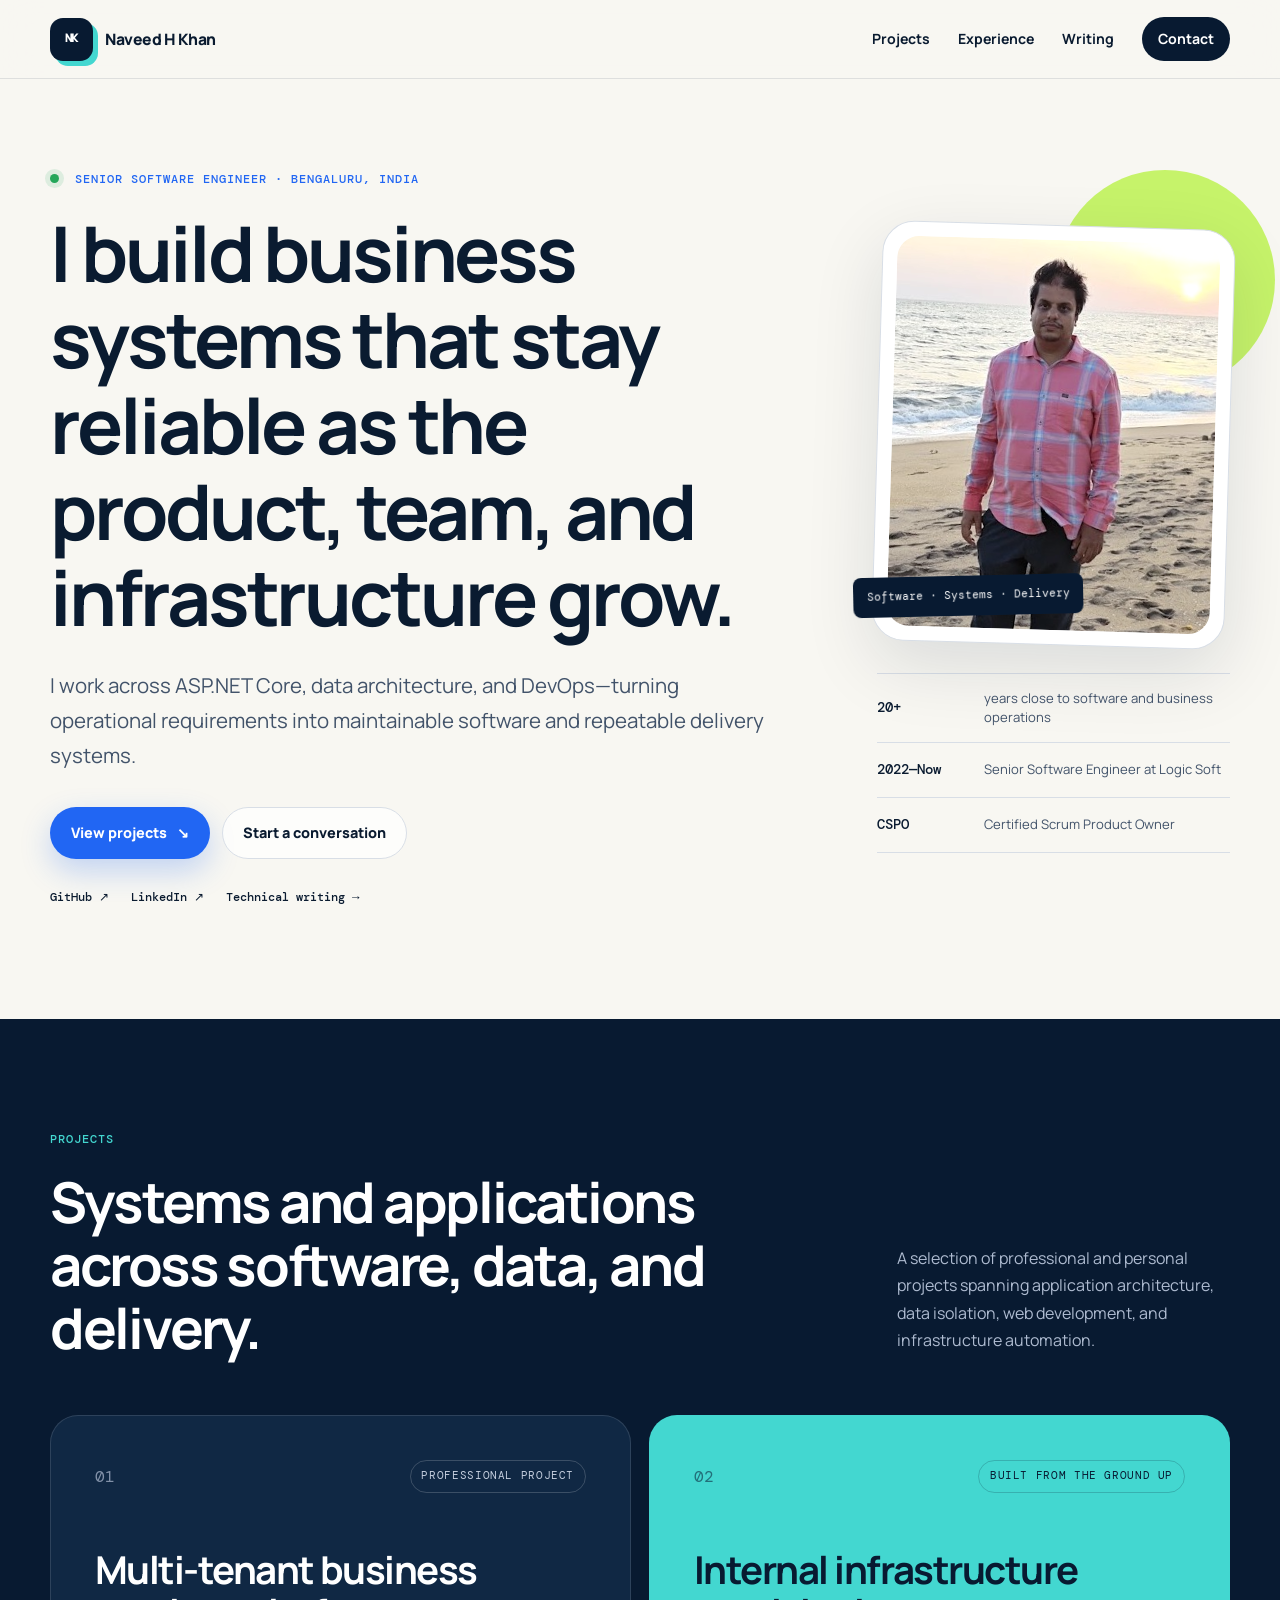
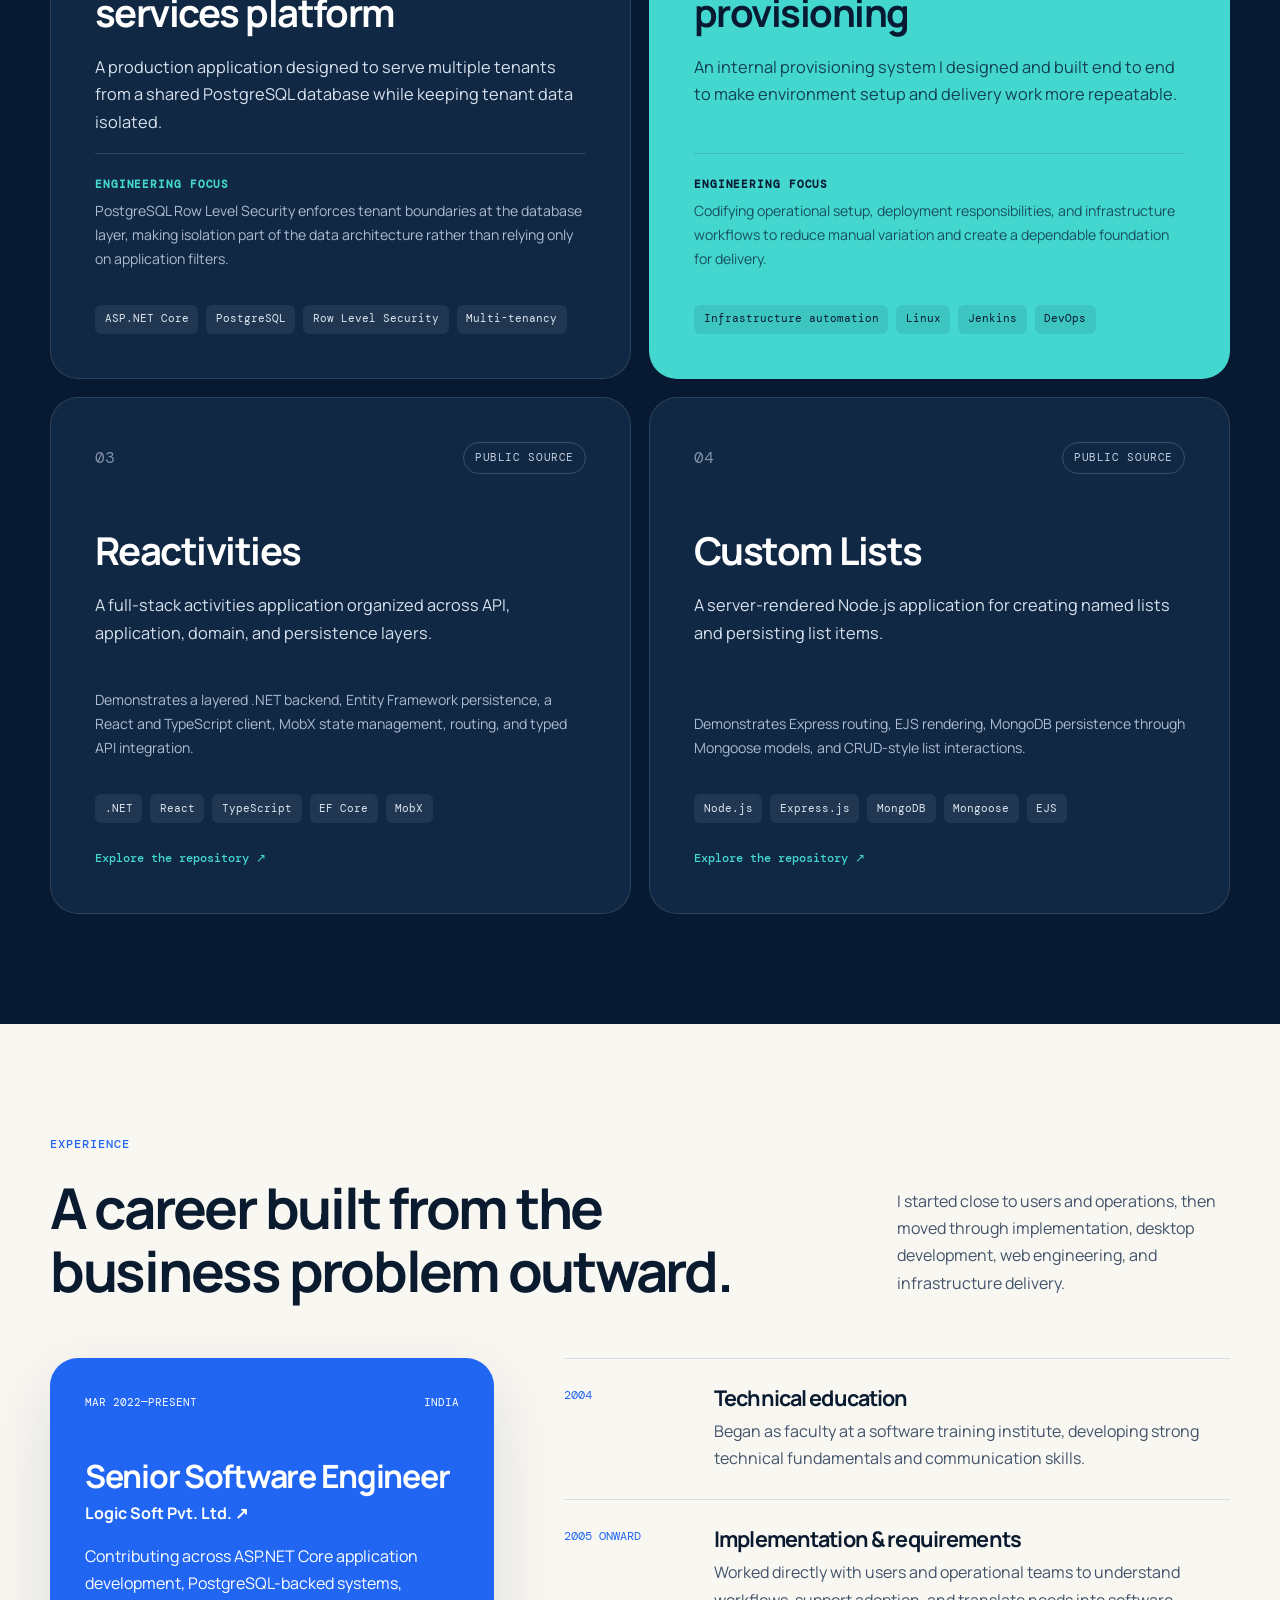
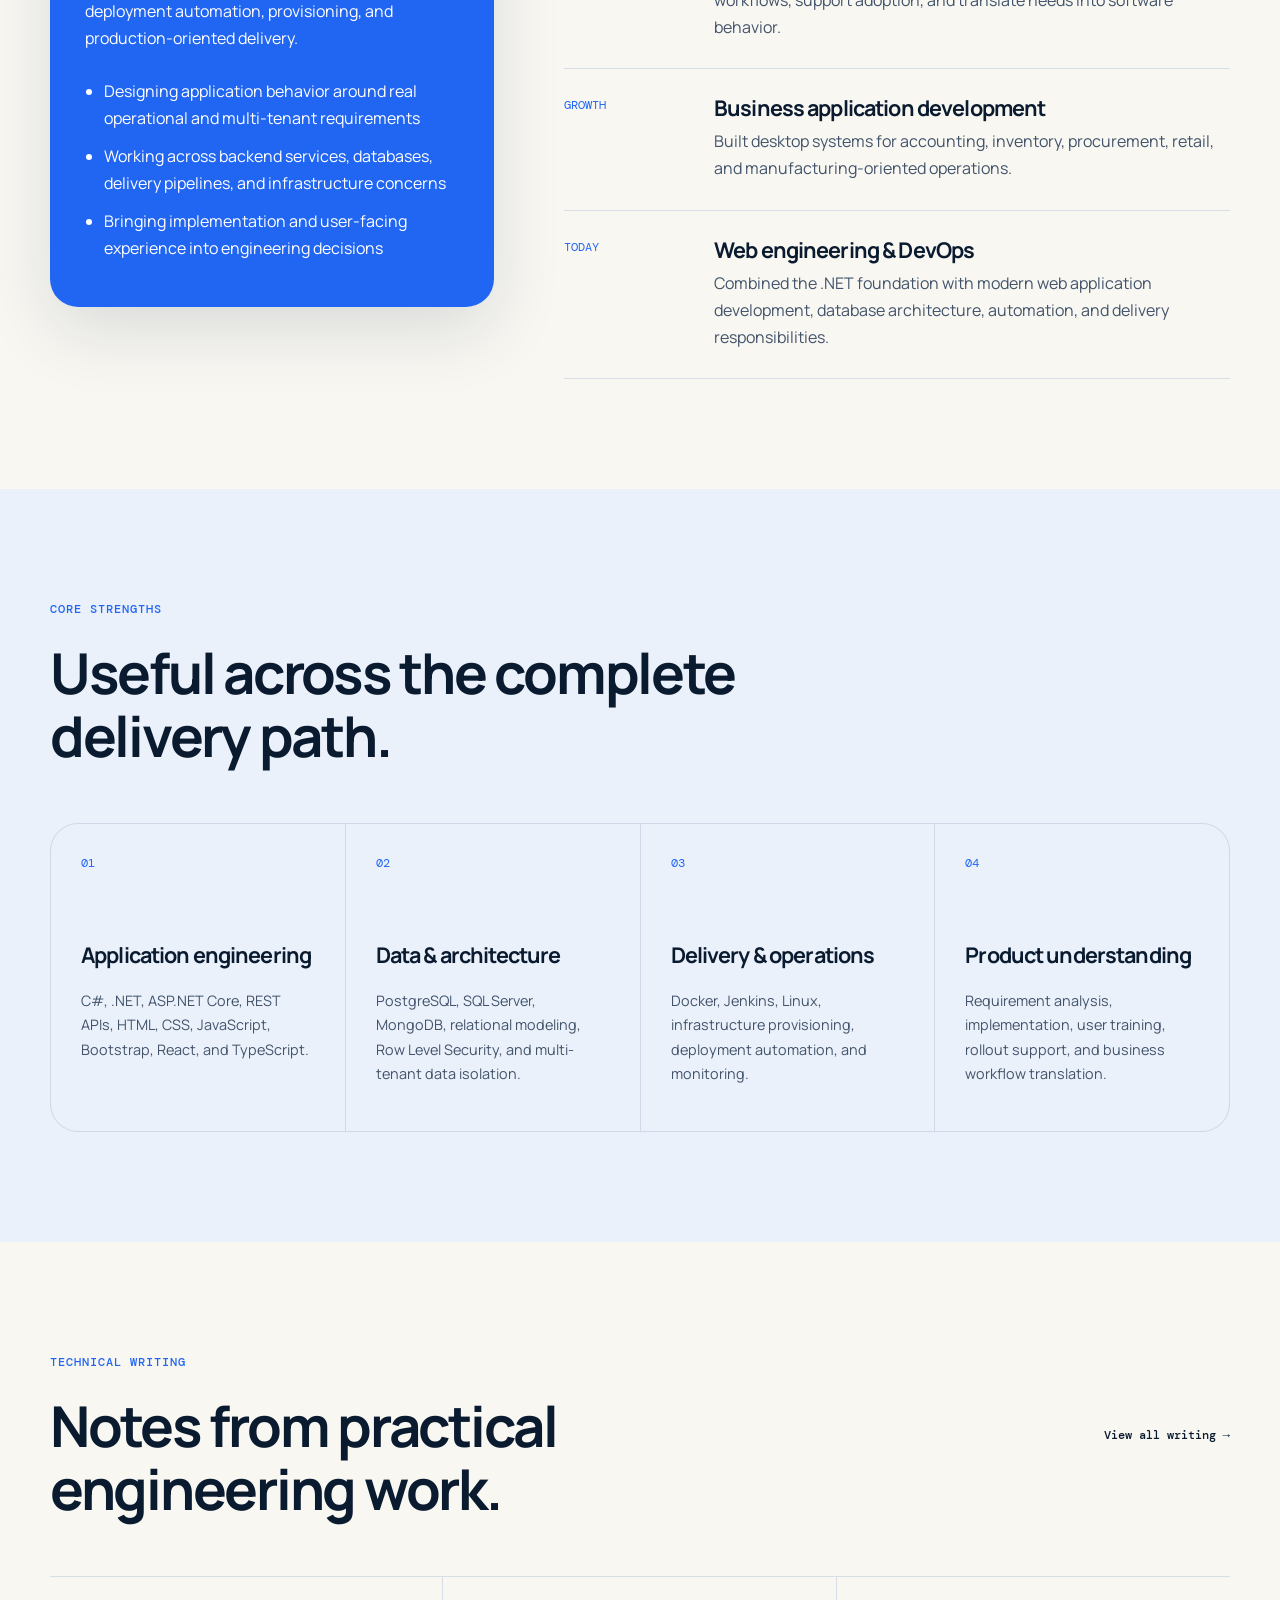
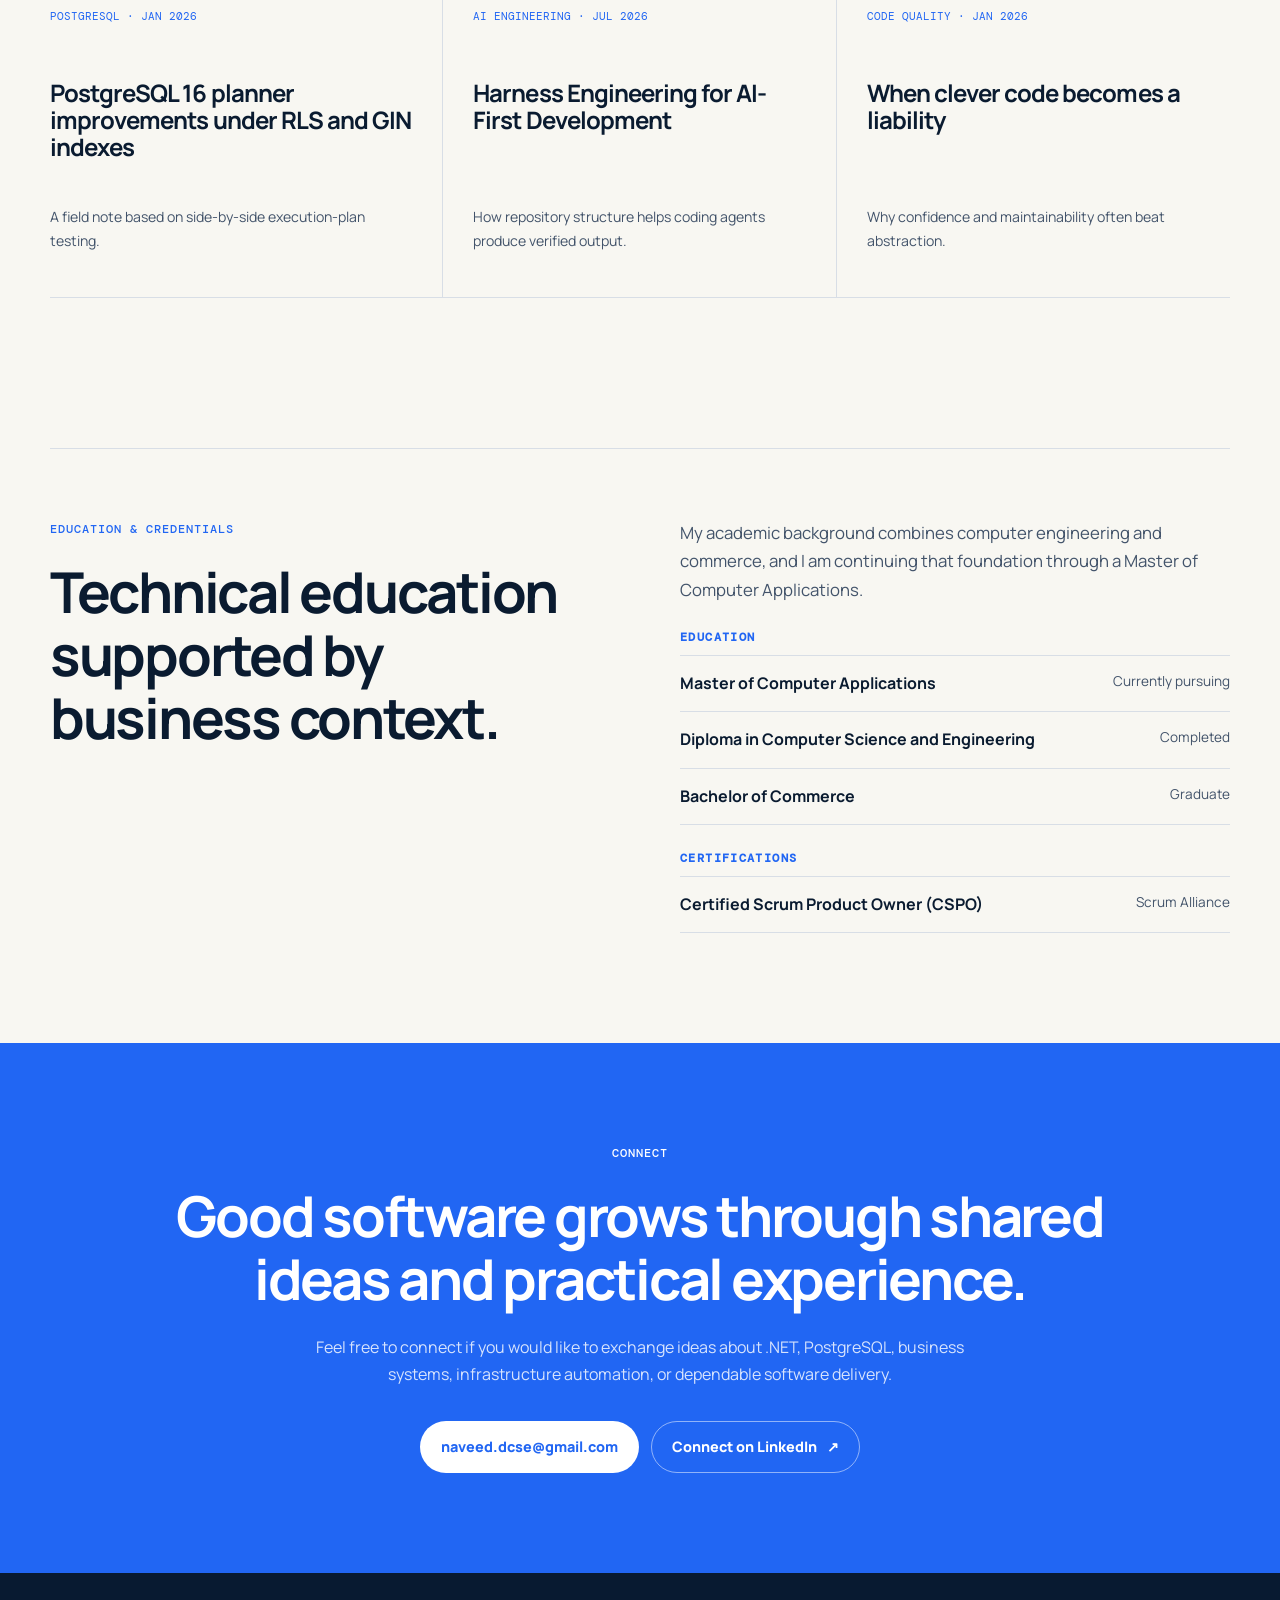
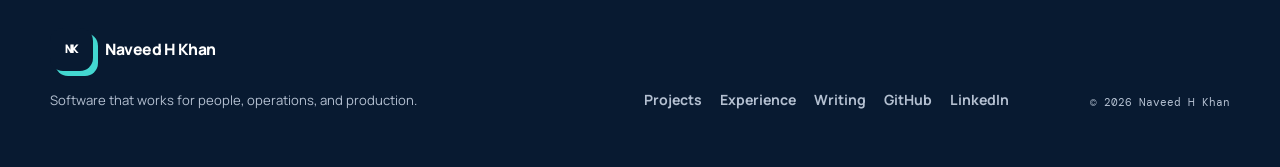
<file: index.html>
<!DOCTYPE html>
<html lang="en">
<head>
  <meta charset="UTF-8">
  <meta name="viewport" content="width=device-width, initial-scale=1">
  <meta name="description" content="Naveed H Khan is a senior software engineer specializing in .NET business applications, PostgreSQL multi-tenancy, and DevOps automation.">
  <meta name="theme-color" content="#081a31">
  <meta property="og:type" content="website">
  <meta property="og:title" content="Naveed H Khan | Senior Software Engineer">
  <meta property="og:description" content="Senior software engineer building dependable business systems, multi-tenant platforms, and automated delivery infrastructure.">
  <meta property="og:url" content="https://naveed-h-khan.github.io/">
  <meta property="og:image" content="https://naveed-h-khan.github.io/assets/img/profile.jpg">
  <meta name="twitter:card" content="summary_large_image">
  <link rel="canonical" href="https://naveed-h-khan.github.io/">
  <link rel="icon" href="/assets/img/favicon.svg" type="image/svg+xml">
  <title>Naveed H Khan | Senior Software Engineer</title>
  <link rel="preconnect" href="https://fonts.googleapis.com">
  <link rel="preconnect" href="https://fonts.gstatic.com" crossorigin>
  <link href="https://fonts.googleapis.com/css2?family=DM+Mono:wght@400;500&family=Manrope:wght@400;500;600;700;800&display=swap" rel="stylesheet">
  <link rel="stylesheet" href="/assets/css/style.css?v=20260925-1">
  <script type="application/ld+json">
  {
    "@context": "https://schema.org",
    "@type": "Person",
    "name": "Naveed H Khan",
    "url": "https://naveed-h-khan.github.io/",
    "image": "https://naveed-h-khan.github.io/assets/img/profile.jpg",
    "jobTitle": "Senior Software Engineer",
    "worksFor": { "@type": "Organization", "name": "Logic Soft Pvt. Ltd." },
    "sameAs": ["https://github.com/naveed-h-khan", "https://www.linkedin.com/in/naveed-h-khan/"],
    "knowsAbout": ["C#", ".NET", "ASP.NET Core", "PostgreSQL", "SQL Server", "Docker", "Jenkins", "DevOps", "Node.js", "MongoDB"]
  }
  </script>
</head>
<body class="page-home">
  <a class="skip-link" href="#main-content">Skip to content</a>
  <header class="site-header">
    <div class="container header-inner">
      <a class="brand" href="/index.html" aria-label="Naveed H Khan home"><span class="brand-mark" aria-hidden="true">NK</span><span>Naveed H Khan</span></a>
      <nav class="main-nav" aria-label="Primary navigation">
        <a href="#projects">Projects</a><a href="#experience">Experience</a><a href="/blog.html">Writing</a><a class="nav-cta" href="mailto:naveed.dcse@gmail.com">Contact</a>
      </nav>
    </div>
  </header>

  <main id="main-content">
    <section class="hero section-pad">
      <div class="container hero-grid">
        <div class="hero-copy">
          <p class="eyebrow"><span class="status-dot"></span> Senior Software Engineer · Bengaluru, India</p>
          <h1>I build business systems that stay reliable as the product, team, and infrastructure grow.</h1>
          <p class="hero-lede">I work across ASP.NET Core, data architecture, and DevOps—turning operational requirements into maintainable software and repeatable delivery systems.</p>
          <div class="hero-actions">
            <a class="button button-primary" href="#projects">View projects <span aria-hidden="true">↘</span></a>
            <a class="button button-secondary" href="mailto:naveed.dcse@gmail.com">Start a conversation</a>
          </div>
          <div class="profile-links" aria-label="Professional profiles">
            <a href="https://github.com/naveed-h-khan" target="_blank" rel="noopener noreferrer">GitHub <span aria-hidden="true">↗</span></a>
            <a href="https://www.linkedin.com/in/naveed-h-khan/" target="_blank" rel="noopener noreferrer">LinkedIn <span aria-hidden="true">↗</span></a>
            <a href="/blog.html">Technical writing <span aria-hidden="true">→</span></a>
          </div>
        </div>
        <aside class="hero-profile" aria-label="Professional summary">
          <div class="portrait-wrap">
            <img src="/assets/img/profile.jpg" alt="Portrait of Naveed H Khan" class="portrait" width="372" height="777">
            <span class="portrait-tag">Software · Systems · Delivery</span>
          </div>
          <dl class="quick-facts">
            <div><dt>20+</dt><dd>years close to software and business operations</dd></div>
            <div><dt>2022—Now</dt><dd>Senior Software Engineer at Logic Soft</dd></div>
            <div><dt>CSPO</dt><dd>Certified Scrum Product Owner</dd></div>
          </dl>
        </aside>
      </div>
    </section>

    <section class="section-pad section-dark" id="projects">
      <div class="container">
        <div class="section-heading section-heading-light">
          <div><p class="eyebrow">Projects</p><h2>Systems and applications across software, data, and delivery.</h2></div>
          <p>A selection of professional and personal projects spanning application architecture, data isolation, web development, and infrastructure automation.</p>
        </div>
        <div class="project-grid">
          <article class="project-card project-featured">
            <div class="project-topline"><span class="project-number">01</span><span class="project-label">Professional project</span></div>
            <h3>Multi-tenant business services platform</h3>
            <p class="project-summary">A production application designed to serve multiple tenants from a shared PostgreSQL database while keeping tenant data isolated.</p>
            <div class="project-detail"><h4>Engineering focus</h4><p>PostgreSQL Row Level Security enforces tenant boundaries at the database layer, making isolation part of the data architecture rather than relying only on application filters.</p></div>
            <ul class="tag-list" aria-label="Technologies"><li>ASP.NET Core</li><li>PostgreSQL</li><li>Row Level Security</li><li>Multi-tenancy</li></ul>
          </article>
          <article class="project-card project-featured accent-card">
            <div class="project-topline"><span class="project-number">02</span><span class="project-label">Built from the ground up</span></div>
            <h3>Internal infrastructure provisioning</h3>
            <p class="project-summary">An internal provisioning system I designed and built end to end to make environment setup and delivery work more repeatable.</p>
            <div class="project-detail"><h4>Engineering focus</h4><p>Codifying operational setup, deployment responsibilities, and infrastructure workflows to reduce manual variation and create a dependable foundation for delivery.</p></div>
            <ul class="tag-list" aria-label="Technologies"><li>Infrastructure automation</li><li>Linux</li><li>Jenkins</li><li>DevOps</li></ul>
          </article>
          <article class="project-card">
            <div class="project-topline"><span class="project-number">03</span><span class="project-label">Public source</span></div>
            <h3>Reactivities</h3>
            <p class="project-summary">A full-stack activities application organized across API, application, domain, and persistence layers.</p>
            <p class="project-proof">Demonstrates a layered .NET backend, Entity Framework persistence, a React and TypeScript client, MobX state management, routing, and typed API integration.</p>
            <ul class="tag-list" aria-label="Technologies"><li>.NET</li><li>React</li><li>TypeScript</li><li>EF Core</li><li>MobX</li></ul>
            <a class="text-link" href="https://github.com/naveed-h-khan/Reactivities" target="_blank" rel="noopener noreferrer">Explore the repository <span aria-hidden="true">↗</span></a>
          </article>
          <article class="project-card">
            <div class="project-topline"><span class="project-number">04</span><span class="project-label">Public source</span></div>
            <h3>Custom Lists</h3>
            <p class="project-summary">A server-rendered Node.js application for creating named lists and persisting list items.</p>
            <p class="project-proof">Demonstrates Express routing, EJS rendering, MongoDB persistence through Mongoose models, and CRUD-style list interactions.</p>
            <ul class="tag-list" aria-label="Technologies"><li>Node.js</li><li>Express.js</li><li>MongoDB</li><li>Mongoose</li><li>EJS</li></ul>
            <a class="text-link" href="https://github.com/naveed-h-khan/todolist" target="_blank" rel="noopener noreferrer">Explore the repository <span aria-hidden="true">↗</span></a>
          </article>
        </div>
      </div>
    </section>

    <section class="section-pad" id="experience">
      <div class="container">
        <div class="section-heading">
          <div><p class="eyebrow">Experience</p><h2>A career built from the business problem outward.</h2></div>
          <p>I started close to users and operations, then moved through implementation, desktop development, web engineering, and infrastructure delivery.</p>
        </div>
        <div class="experience-layout">
          <article class="current-role">
            <div class="role-meta"><span>Mar 2022—Present</span><span>India</span></div>
            <h3>Senior Software Engineer</h3>
            <p class="role-company"><a href="https://logicsoft.co.in/" target="_blank" rel="noopener noreferrer">Logic Soft Pvt. Ltd. <span aria-hidden="true">↗</span></a></p>
            <p>Contributing across ASP.NET Core application development, PostgreSQL-backed systems, deployment automation, provisioning, and production-oriented delivery.</p>
            <ul class="role-list"><li>Designing application behavior around real operational and multi-tenant requirements</li><li>Working across backend services, databases, delivery pipelines, and infrastructure concerns</li><li>Bringing implementation and user-facing experience into engineering decisions</li></ul>
          </article>
          <div class="career-path" aria-label="Earlier career progression">
            <article><span>2004</span><div><h3>Technical education</h3><p>Began as faculty at a software training institute, developing strong technical fundamentals and communication skills.</p></div></article>
            <article><span>2005 onward</span><div><h3>Implementation & requirements</h3><p>Worked directly with users and operational teams to understand workflows, support adoption, and translate needs into software behavior.</p></div></article>
            <article><span>Growth</span><div><h3>Business application development</h3><p>Built desktop systems for accounting, inventory, procurement, retail, and manufacturing-oriented operations.</p></div></article>
            <article><span>Today</span><div><h3>Web engineering & DevOps</h3><p>Combined the .NET foundation with modern web application development, database architecture, automation, and delivery responsibilities.</p></div></article>
          </div>
        </div>
      </div>
    </section>

    <section class="section-pad section-tint" id="expertise">
      <div class="container">
        <div class="section-heading"><div><p class="eyebrow">Core strengths</p><h2>Useful across the complete delivery path.</h2></div></div>
        <div class="expertise-grid">
          <article><span class="expertise-index">01</span><h3>Application engineering</h3><p>C#, .NET, ASP.NET Core, REST APIs, HTML, CSS, JavaScript, Bootstrap, React, and TypeScript.</p></article>
          <article><span class="expertise-index">02</span><h3>Data & architecture</h3><p>PostgreSQL, SQL Server, MongoDB, relational modeling, Row Level Security, and multi-tenant data isolation.</p></article>
          <article><span class="expertise-index">03</span><h3>Delivery & operations</h3><p>Docker, Jenkins, Linux, infrastructure provisioning, deployment automation, and monitoring.</p></article>
          <article><span class="expertise-index">04</span><h3>Product understanding</h3><p>Requirement analysis, implementation, user training, rollout support, and business workflow translation.</p></article>
        </div>
      </div>
    </section>

    <section class="section-pad" id="writing">
      <div class="container">
        <div class="section-heading writing-heading"><div><p class="eyebrow">Technical writing</p><h2>Notes from practical engineering work.</h2></div><a class="text-link" href="/blog.html">View all writing <span aria-hidden="true">→</span></a></div>
        <div class="writing-grid">
          <a class="writing-card" href="/post.html?file=001.html"><span>PostgreSQL · Jan 2026</span><h3>PostgreSQL 16 planner improvements under RLS and GIN indexes</h3><p>A field note based on side-by-side execution-plan testing.</p></a>
          <a class="writing-card" href="/post.html?file=003.html"><span>AI engineering · Jul 2026</span><h3>Harness Engineering for AI-First Development</h3><p>How repository structure helps coding agents produce verified output.</p></a>
          <a class="writing-card" href="/post.html?file=002.html"><span>Code quality · Jan 2026</span><h3>When clever code becomes a liability</h3><p>Why confidence and maintainability often beat abstraction.</p></a>
        </div>
      </div>
    </section>

    <section class="section-pad about-section">
      <div class="container about-grid">
        <div><p class="eyebrow">Education & credentials</p><h2>Technical education supported by business context.</h2></div>
        <div class="about-copy">
          <p>My academic background combines computer engineering and commerce, and I am continuing that foundation through a Master of Computer Applications.</p>
          <div class="credential-group">
            <h3>Education</h3>
            <ul class="credential-list">
              <li><strong>Master of Computer Applications</strong><span>Currently pursuing</span></li>
              <li><strong>Diploma in Computer Science and Engineering</strong><span>Completed</span></li>
              <li><strong>Bachelor of Commerce</strong><span>Graduate</span></li>
            </ul>
          </div>
          <div class="credential-group">
            <h3>Certifications</h3>
            <ul class="credential-list">
              <li><strong>Certified Scrum Product Owner (CSPO)</strong><span>Scrum Alliance</span></li>
            </ul>
          </div>
        </div>
      </div>
    </section>

    <section class="contact-section" id="contact">
      <div class="container contact-inner">
        <p class="eyebrow">Connect</p>
        <h2>Good software grows through shared ideas and practical experience.</h2>
        <p>Feel free to connect if you would like to exchange ideas about .NET, PostgreSQL, business systems, infrastructure automation, or dependable software delivery.</p>
        <div class="hero-actions contact-actions"><a class="button button-light" href="mailto:naveed.dcse@gmail.com">naveed.dcse@gmail.com</a><a class="button button-ghost-light" href="https://www.linkedin.com/in/naveed-h-khan/" target="_blank" rel="noopener noreferrer">Connect on LinkedIn <span aria-hidden="true">↗</span></a></div>
      </div>
    </section>
  </main>

  <footer class="site-footer">
    <div class="container footer-inner">
      <div><a class="brand footer-brand" href="/index.html"><span class="brand-mark" aria-hidden="true">NK</span><span>Naveed H Khan</span></a><p>Software that works for people, operations, and production.</p></div>
      <div class="footer-nav"><a href="#projects">Projects</a><a href="#experience">Experience</a><a href="/blog.html">Writing</a><a href="https://github.com/naveed-h-khan" target="_blank" rel="noopener noreferrer">GitHub</a><a href="https://www.linkedin.com/in/naveed-h-khan/" target="_blank" rel="noopener noreferrer">LinkedIn</a></div>
      <p class="copyright">© <span data-year></span> Naveed H Khan</p>
    </div>
  </footer>
  <script src="/assets/js/site.js?v=20260925-1"></script>
</body>
</html>
</file>
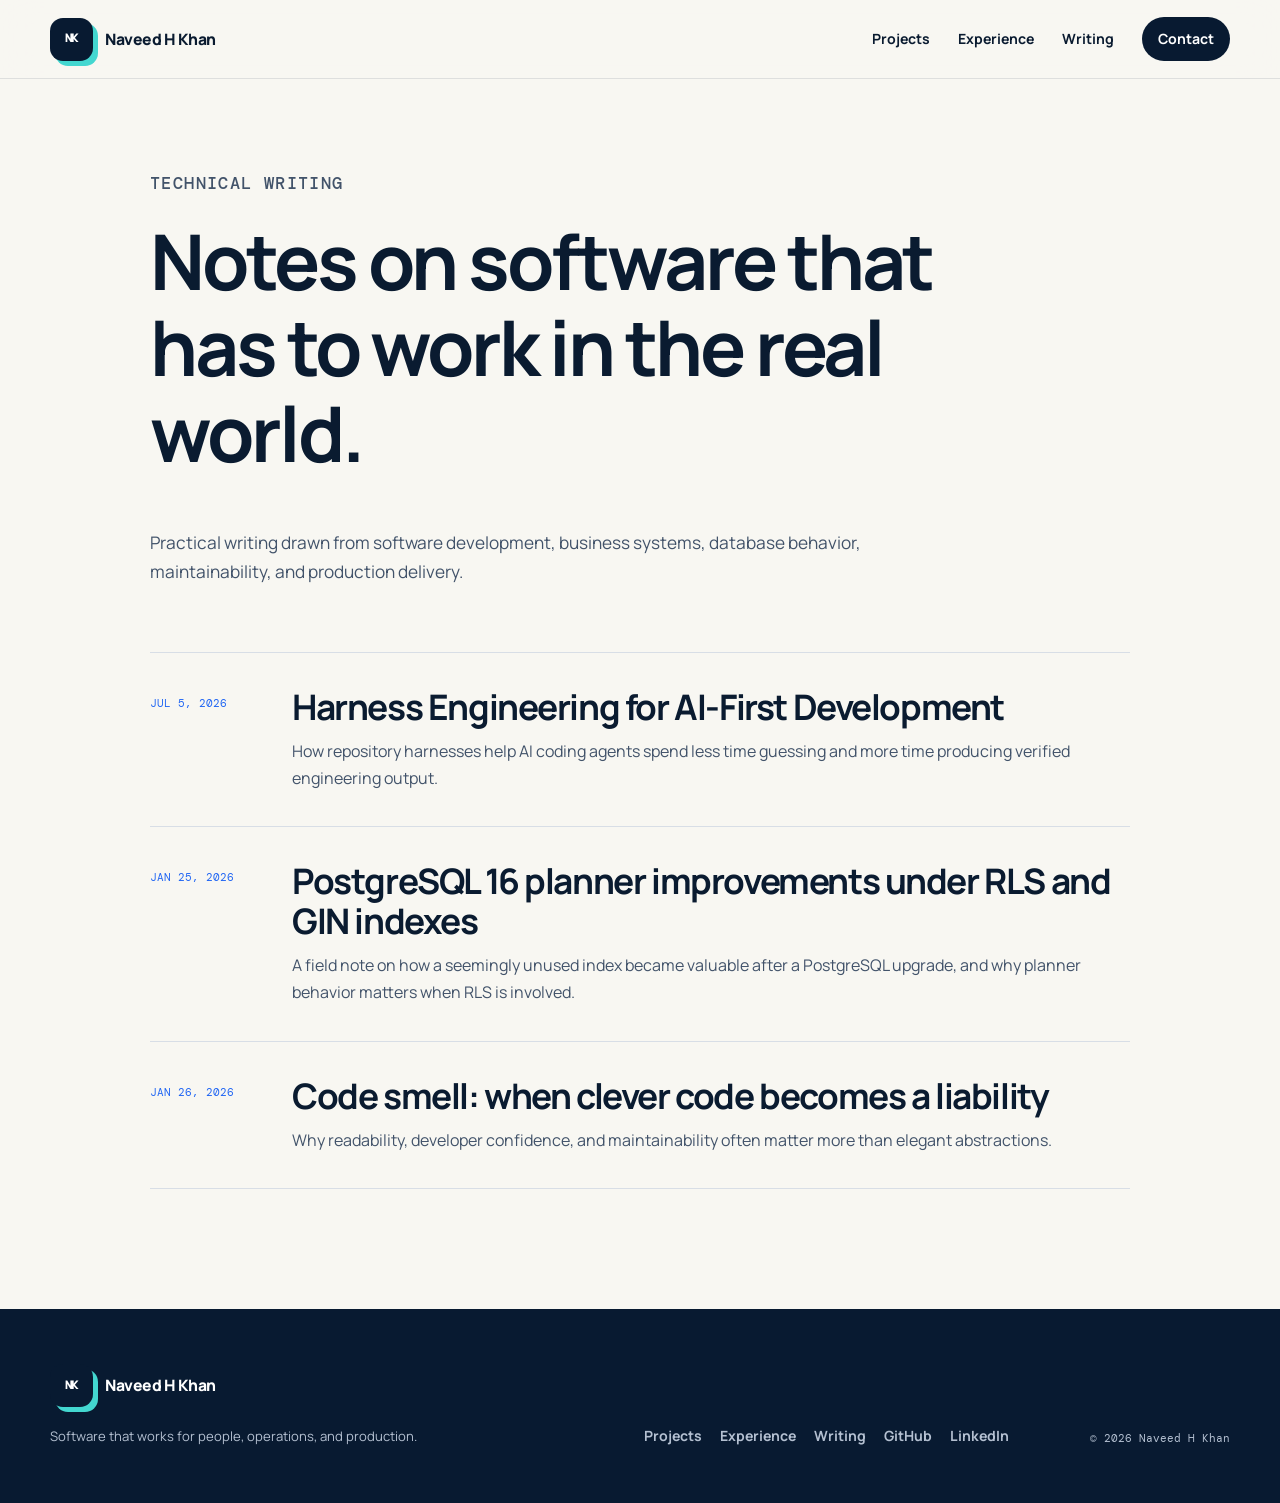
<file: blog.html>
<!DOCTYPE html>
<html lang="en">
<head>
  <meta charset="UTF-8">
  <meta name="viewport" content="width=device-width, initial-scale=1">
  <meta name="description" content="Technical writing by Naveed H Khan about PostgreSQL, software maintainability, business systems, and practical engineering delivery.">
  <meta name="theme-color" content="#081a31">
  <meta property="og:title" content="Engineering Notes | Naveed H Khan">
  <meta property="og:description" content="Practical notes on databases, maintainability, AI-assisted development, and production software.">
  <link rel="canonical" href="https://naveed-h-khan.github.io/blog.html">
  <link rel="icon" href="/assets/img/favicon.svg" type="image/svg+xml">
  <title>Engineering Notes | Naveed H Khan</title>
  <link rel="preconnect" href="https://fonts.googleapis.com">
  <link rel="preconnect" href="https://fonts.gstatic.com" crossorigin>
  <link href="https://fonts.googleapis.com/css2?family=DM+Mono:wght@400;500&family=Manrope:wght@400;500;600;700;800&display=swap" rel="stylesheet">
  <link rel="stylesheet" href="/assets/css/style.css?v=20260925-1">
</head>
<body class="reading-shell">
  <a class="skip-link" href="#main-content">Skip to content</a>
  <header class="site-header">
    <div class="container header-inner">
      <a class="brand" href="/index.html" aria-label="Naveed H Khan home"><span class="brand-mark" aria-hidden="true">NK</span><span>Naveed H Khan</span></a>
      <nav class="main-nav" aria-label="Primary navigation"><a href="/index.html#projects">Projects</a><a href="/index.html#experience">Experience</a><a href="/blog.html" aria-current="page">Writing</a><a class="nav-cta" href="mailto:naveed.dcse@gmail.com">Contact</a></nav>
    </div>
  </header>
  <main class="reading-main" id="main-content">
    <header class="blog-intro">
      <p class="eyebrow">Technical writing</p>
      <h1>Notes on software that has to work in the real world.</h1>
      <p>Practical writing drawn from software development, business systems, database behavior, maintainability, and production delivery.</p>
    </header>
    <section class="blog-stream" aria-label="Articles">
      <article class="blog-entry"><div class="blog-entry-date">Jul 5, 2026</div><div><h2><a class="post-link" href="/post.html?file=003.html">Harness Engineering for AI-First Development</a></h2><p>How repository harnesses help AI coding agents spend less time guessing and more time producing verified engineering output.</p></div></article>
      <article class="blog-entry"><div class="blog-entry-date">Jan 25, 2026</div><div><h2><a class="post-link" href="/post.html?file=001.html">PostgreSQL 16 planner improvements under RLS and GIN indexes</a></h2><p>A field note on how a seemingly unused index became valuable after a PostgreSQL upgrade, and why planner behavior matters when RLS is involved.</p></div></article>
      <article class="blog-entry"><div class="blog-entry-date">Jan 26, 2026</div><div><h2><a class="post-link" href="/post.html?file=002.html">Code smell: when clever code becomes a liability</a></h2><p>Why readability, developer confidence, and maintainability often matter more than elegant abstractions.</p></div></article>
    </section>
  </main>
  <footer class="site-footer"><div class="container footer-inner"><div><a class="brand footer-brand" href="/index.html"><span class="brand-mark" aria-hidden="true">NK</span><span>Naveed H Khan</span></a><p>Software that works for people, operations, and production.</p></div><div class="footer-nav"><a href="/index.html#projects">Projects</a><a href="/index.html#experience">Experience</a><a href="/blog.html">Writing</a><a href="https://github.com/naveed-h-khan" target="_blank" rel="noopener noreferrer">GitHub</a><a href="https://www.linkedin.com/in/naveed-h-khan/" target="_blank" rel="noopener noreferrer">LinkedIn</a></div><p class="copyright">© <span data-year></span> Naveed H Khan</p></div></footer>
  <script src="/assets/js/site.js?v=20260925-1"></script>
</body>
</html>
</file>
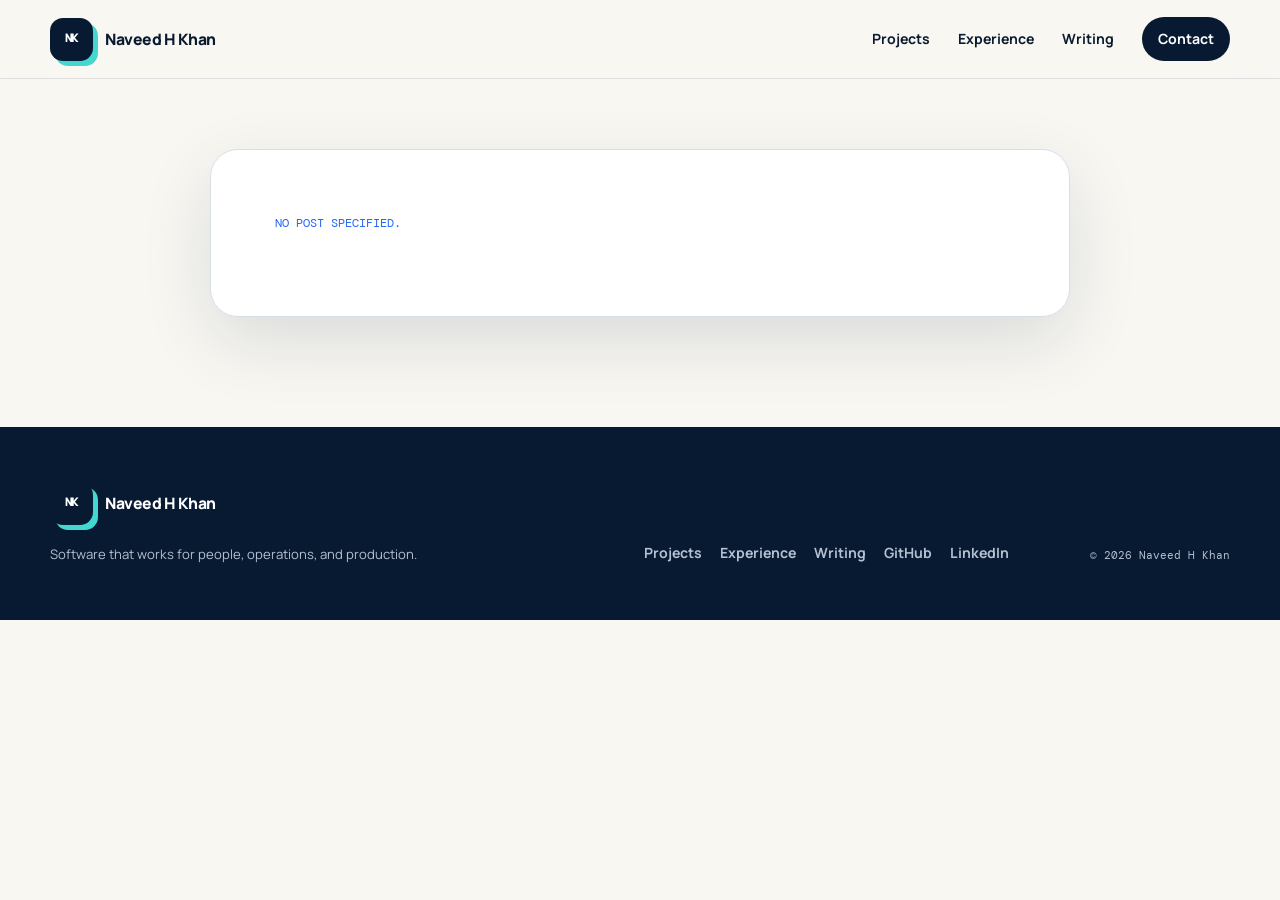
<file: post.html>
<!DOCTYPE html>
<html lang="en">
<head>
  <meta charset="UTF-8">
  <meta name="viewport" content="width=device-width, initial-scale=1">
  <meta name="description" content="Technical article by Naveed H Khan.">
  <meta name="theme-color" content="#081a31">
  <link rel="icon" href="/assets/img/favicon.svg" type="image/svg+xml">
  <title>Engineering Note | Naveed H Khan</title>
  <link rel="preconnect" href="https://fonts.googleapis.com">
  <link rel="preconnect" href="https://fonts.gstatic.com" crossorigin>
  <link href="https://fonts.googleapis.com/css2?family=DM+Mono:wght@400;500&family=Manrope:wght@400;500;600;700;800&display=swap" rel="stylesheet">
  <link rel="stylesheet" href="/assets/css/style.css?v=20260925-1">
</head>
<body class="reading-shell">
  <a class="skip-link" href="#main-content">Skip to content</a>
  <header class="site-header">
    <div class="container header-inner">
      <a class="brand" href="/index.html" aria-label="Naveed H Khan home"><span class="brand-mark" aria-hidden="true">NK</span><span>Naveed H Khan</span></a>
      <nav class="main-nav" aria-label="Primary navigation"><a href="/index.html#projects">Projects</a><a href="/index.html#experience">Experience</a><a href="/blog.html">Writing</a><a class="nav-cta" href="mailto:naveed.dcse@gmail.com">Contact</a></nav>
    </div>
  </header>
  <main class="post-shell" id="main-content">
    <div id="post-state" class="article-meta">Loading article…</div>
    <article id="post-content" class="post-content"></article>
  </main>
  <footer class="site-footer"><div class="container footer-inner"><div><a class="brand footer-brand" href="/index.html"><span class="brand-mark" aria-hidden="true">NK</span><span>Naveed H Khan</span></a><p>Software that works for people, operations, and production.</p></div><div class="footer-nav"><a href="/index.html#projects">Projects</a><a href="/index.html#experience">Experience</a><a href="/blog.html">Writing</a><a href="https://github.com/naveed-h-khan" target="_blank" rel="noopener noreferrer">GitHub</a><a href="https://www.linkedin.com/in/naveed-h-khan/" target="_blank" rel="noopener noreferrer">LinkedIn</a></div><p class="copyright">© <span data-year></span> Naveed H Khan</p></div></footer>
  <script src="/assets/js/site.js?v=20260925-1"></script>
  <script>
    (async function () {
      const file = new URLSearchParams(window.location.search).get("file");
      const state = document.getElementById("post-state");
      const content = document.getElementById("post-content");
      const normalizeText = (value) => {
        const replacements = [["\u00C2\u00B7", "·"], ["\u00C2\u00A9", "©"], ["\u00E2\u20AC\u2122", "'"], ["\u00E2\u20AC\u0153", "\""], ["\u00E2\u20AC\u009D", "\""], ["\u00E2\u20AC\u201C", "–"], ["\u00E2\u20AC\u201D", "—"], ["\u00E2\u20AC\u00A6", "..."]];
        return replacements.reduce((text, pair) => text.split(pair[0]).join(pair[1]), value);
      };
      if (!file || !/^[\w-]+\.html$/.test(file)) { state.textContent = "No post specified."; return; }
      try {
        const response = await fetch(`posts/${file}`);
        if (!response.ok) throw new Error(String(response.status));
        const html = normalizeText(await response.text());
        const documentFragment = new DOMParser().parseFromString(html, "text/html");
        const article = documentFragment.querySelector("article");
        const title = documentFragment.querySelector("h1");
        const meta = documentFragment.querySelector(".text-muted");
        if (title) {
          const cleanTitle = normalizeText(title.textContent).trim();
          document.title = `${cleanTitle} | Naveed H Khan`;
          const heading = document.createElement("h1"); heading.className = "post-title"; heading.textContent = cleanTitle; content.appendChild(heading);
        }
        if (meta) state.textContent = normalizeText(meta.textContent).replace(/\s+/g, " ").trim(); else state.remove();
        if (article) { article.querySelector("h1")?.remove(); article.querySelector(".text-muted")?.remove(); }
        content.insertAdjacentHTML("beforeend", article ? article.innerHTML : html);
      } catch (error) {
        state.textContent = "Failed to load post.";
        content.innerHTML = "<p>The requested article could not be loaded.</p>";
      }
    })();
  </script>
</body>
</html>
</file>
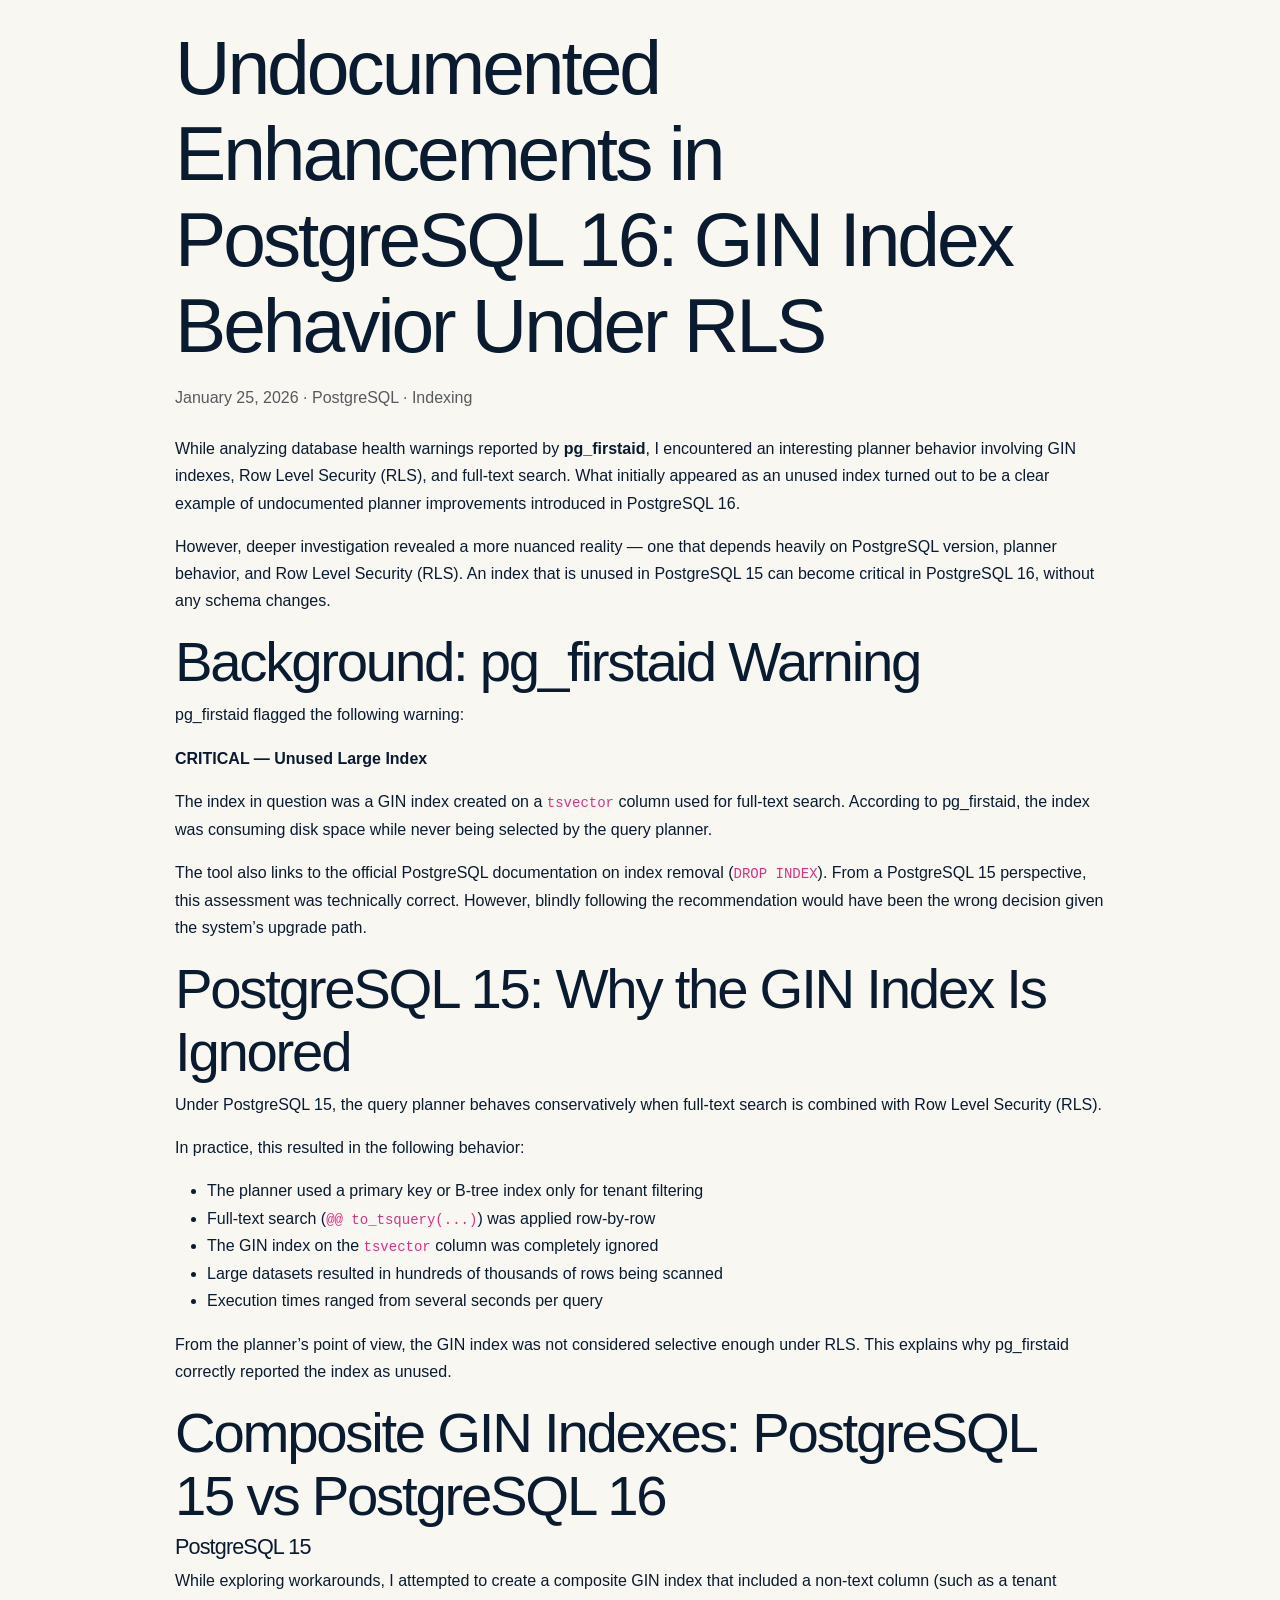
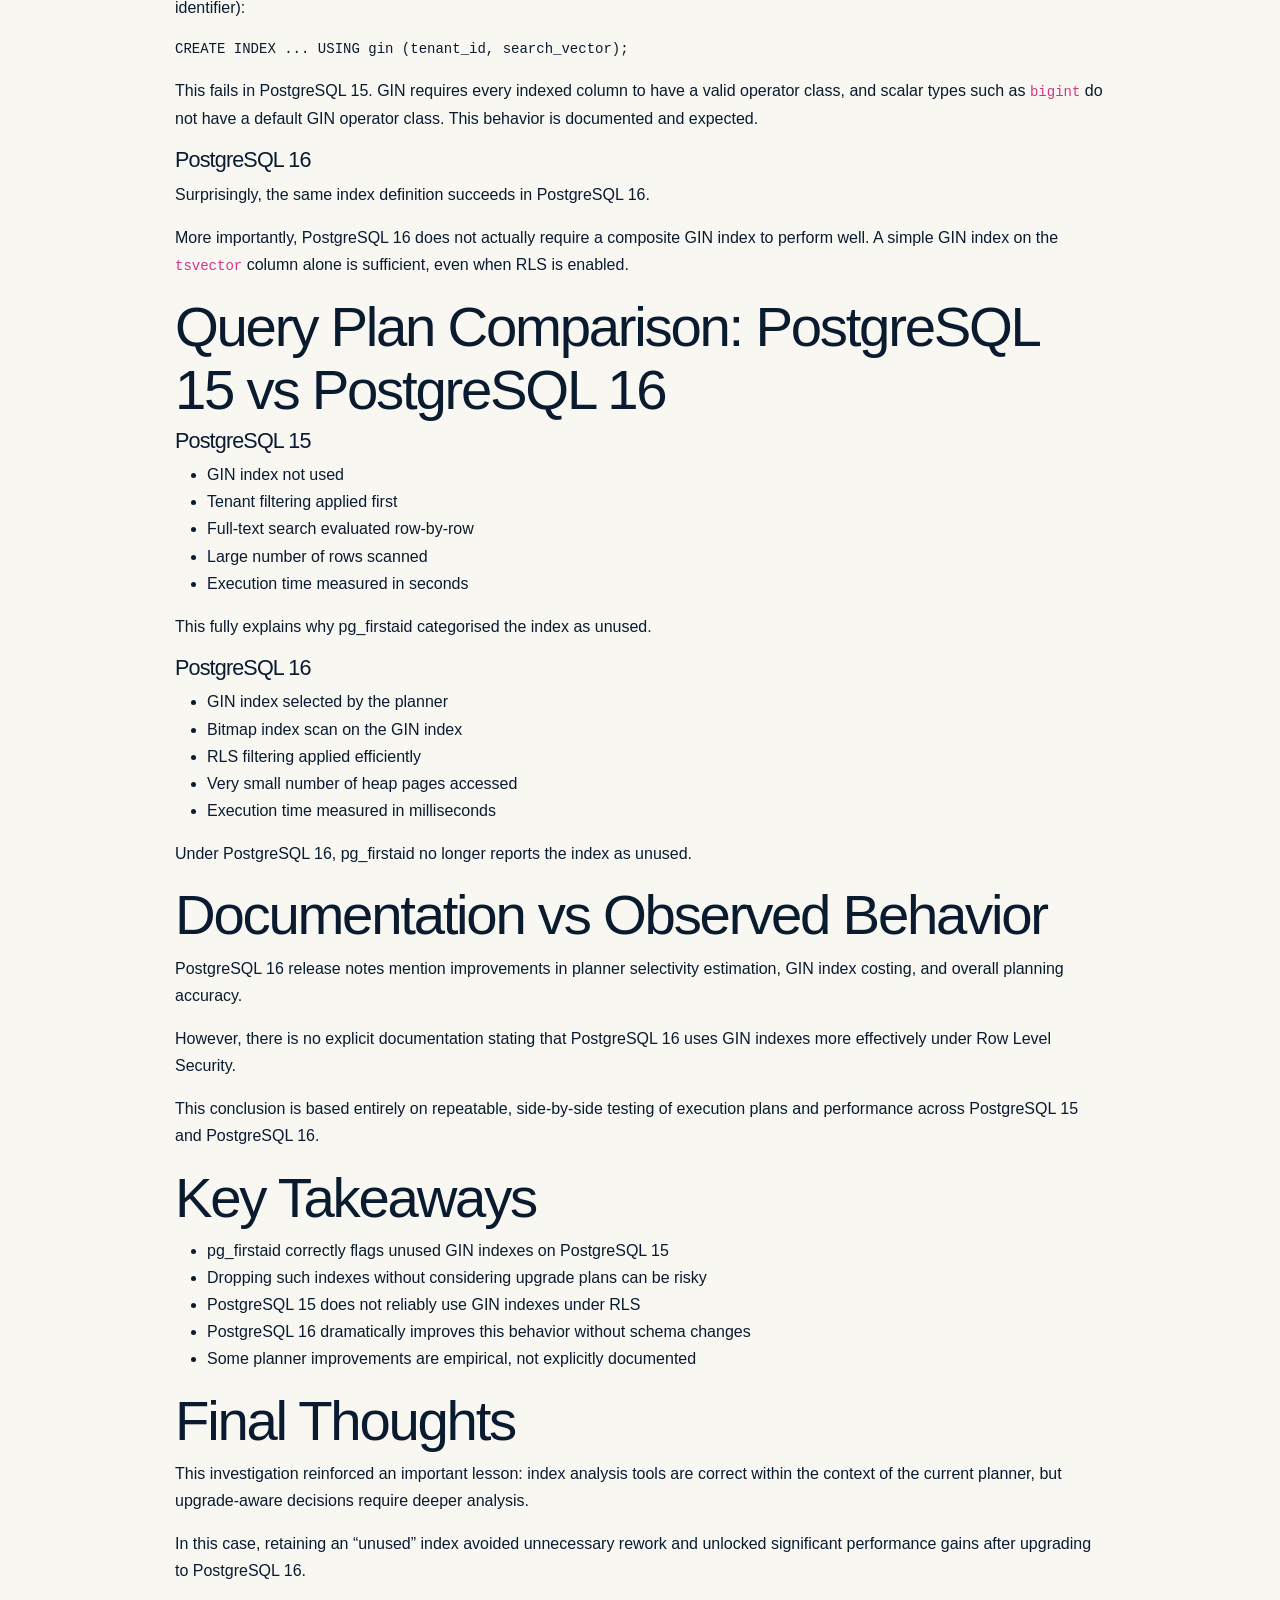
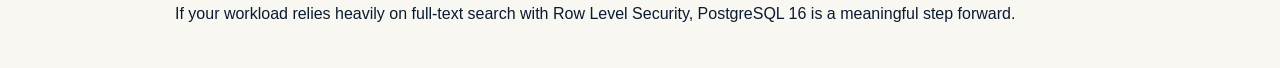
<file: posts/001.html>
<!DOCTYPE html>
<html lang="en">

<head>
    <meta charset="UTF-8">
    <meta name="viewport" content="width=device-width, initial-scale=1">

    <title>
        Undocumented Planner Improvements in PostgreSQL 16: GIN Indexes, RLS, and Real Query Plans
    </title>

    <!-- Bootstrap 5 -->
    <link href="https://cdn.jsdelivr.net/npm/bootstrap@5.3.3/dist/css/bootstrap.min.css" rel="stylesheet">

    <!-- Site styles -->
    <link rel="stylesheet" href="../assets/css/style.css">
</head>

<body>

    <div class="container-lg main-container py-4">

        <!-- Header -->
        <div id="site-header"></div>

        <!-- Blog content -->
        <article class="col-lg-10 mx-auto">

            <h1 class="mb-3">
                Undocumented Enhancements in PostgreSQL 16: GIN Index Behavior Under RLS
            </h1>


            <p class="text-muted mb-4">
                January 25, 2026 · PostgreSQL · Indexing
            </p>

            <p>
                While analyzing database health warnings reported by <strong>pg_firstaid</strong>,
                I encountered an interesting planner behavior involving GIN indexes, Row Level
                Security (RLS), and full-text search. What initially appeared as an unused index
                turned out to be a clear example of undocumented planner improvements introduced
                in PostgreSQL 16.
            </p>


            <p>
                However, deeper investigation revealed a more nuanced reality — one that depends
                heavily on PostgreSQL version, planner behavior, and Row Level Security (RLS).
                An index that is unused in PostgreSQL 15 can become critical in PostgreSQL 16,
                without any schema changes.
            </p>

            <h2>Background: pg_firstaid Warning</h2>

            <p>
                pg_firstaid flagged the following warning:
            </p>

            <blockquote>
                <strong>CRITICAL — Unused Large Index</strong>
            </blockquote>

            <p>
                The index in question was a GIN index created on a <code>tsvector</code> column
                used for full-text search. According to pg_firstaid, the index was consuming disk
                space while never being selected by the query planner.
            </p>

            <p>
                The tool also links to the official PostgreSQL documentation on index removal
                (<code>DROP INDEX</code>). From a PostgreSQL 15 perspective, this assessment was
                technically correct. However, blindly following the recommendation would have been
                the wrong decision given the system’s upgrade path.
            </p>

            <h2>PostgreSQL 15: Why the GIN Index Is Ignored</h2>

            <p>
                Under PostgreSQL 15, the query planner behaves conservatively when full-text search
                is combined with Row Level Security (RLS).
            </p>

            <p>
                In practice, this resulted in the following behavior:
            </p>

            <ul>
                <li>The planner used a primary key or B-tree index only for tenant filtering</li>
                <li>Full-text search (<code>@@ to_tsquery(...)</code>) was applied row-by-row</li>
                <li>The GIN index on the <code>tsvector</code> column was completely ignored</li>
                <li>Large datasets resulted in hundreds of thousands of rows being scanned</li>
                <li>Execution times ranged from several seconds per query</li>
            </ul>

            <p>
                From the planner’s point of view, the GIN index was not considered selective enough
                under RLS. This explains why pg_firstaid correctly reported the index as unused.
            </p>

            <h2>Composite GIN Indexes: PostgreSQL 15 vs PostgreSQL 16</h2>

            <h3>PostgreSQL 15</h3>

            <p>
                While exploring workarounds, I attempted to create a composite GIN index that
                included a non-text column (such as a tenant identifier):
            </p>

            <pre><code>CREATE INDEX ... USING gin (tenant_id, search_vector);</code></pre>

            <p>
                This fails in PostgreSQL 15. GIN requires every indexed column to have a valid
                operator class, and scalar types such as <code>bigint</code> do not have a default
                GIN operator class. This behavior is documented and expected.
            </p>

            <h3>PostgreSQL 16</h3>

            <p>
                Surprisingly, the same index definition succeeds in PostgreSQL 16.
            </p>

            <p>
                More importantly, PostgreSQL 16 does not actually require a composite GIN index
                to perform well. A simple GIN index on the <code>tsvector</code> column alone is
                sufficient, even when RLS is enabled.
            </p>

            <h2>Query Plan Comparison: PostgreSQL 15 vs PostgreSQL 16</h2>

            <h3>PostgreSQL 15</h3>

            <ul>
                <li>GIN index not used</li>
                <li>Tenant filtering applied first</li>
                <li>Full-text search evaluated row-by-row</li>
                <li>Large number of rows scanned</li>
                <li>Execution time measured in seconds</li>
            </ul>

            <p>
                This fully explains why pg_firstaid categorised the index as unused.
            </p>

            <h3>PostgreSQL 16</h3>

            <ul>
                <li>GIN index selected by the planner</li>
                <li>Bitmap index scan on the GIN index</li>
                <li>RLS filtering applied efficiently</li>
                <li>Very small number of heap pages accessed</li>
                <li>Execution time measured in milliseconds</li>
            </ul>

            <p>
                Under PostgreSQL 16, pg_firstaid no longer reports the index as unused.
            </p>

            <h2>Documentation vs Observed Behavior</h2>

            <p>
                PostgreSQL 16 release notes mention improvements in planner selectivity estimation,
                GIN index costing, and overall planning accuracy.
            </p>

            <p>
                However, there is no explicit documentation stating that PostgreSQL 16 uses GIN
                indexes more effectively under Row Level Security.
            </p>

            <p>
                This conclusion is based entirely on repeatable, side-by-side testing of execution
                plans and performance across PostgreSQL 15 and PostgreSQL 16.
            </p>

            <h2>Key Takeaways</h2>

            <ul>
                <li>pg_firstaid correctly flags unused GIN indexes on PostgreSQL 15</li>
                <li>Dropping such indexes without considering upgrade plans can be risky</li>
                <li>PostgreSQL 15 does not reliably use GIN indexes under RLS</li>
                <li>PostgreSQL 16 dramatically improves this behavior without schema changes</li>
                <li>Some planner improvements are empirical, not explicitly documented</li>
            </ul>

            <h2>Final Thoughts</h2>

            <p>
                This investigation reinforced an important lesson: index analysis tools are
                correct within the context of the current planner, but upgrade-aware decisions
                require deeper analysis.
            </p>

            <p>
                In this case, retaining an “unused” index avoided unnecessary rework and unlocked
                significant performance gains after upgrading to PostgreSQL 16.
            </p>

            <p>
                If your workload relies heavily on full-text search with Row Level Security,
                PostgreSQL 16 is a meaningful step forward.
            </p>

        </article>

    </div>
    <script src="https://code.jquery.com/jquery-3.7.1.min.js"></script>
    <script src="/assets/js/site.js"></script>
</body>

</html>
</file>
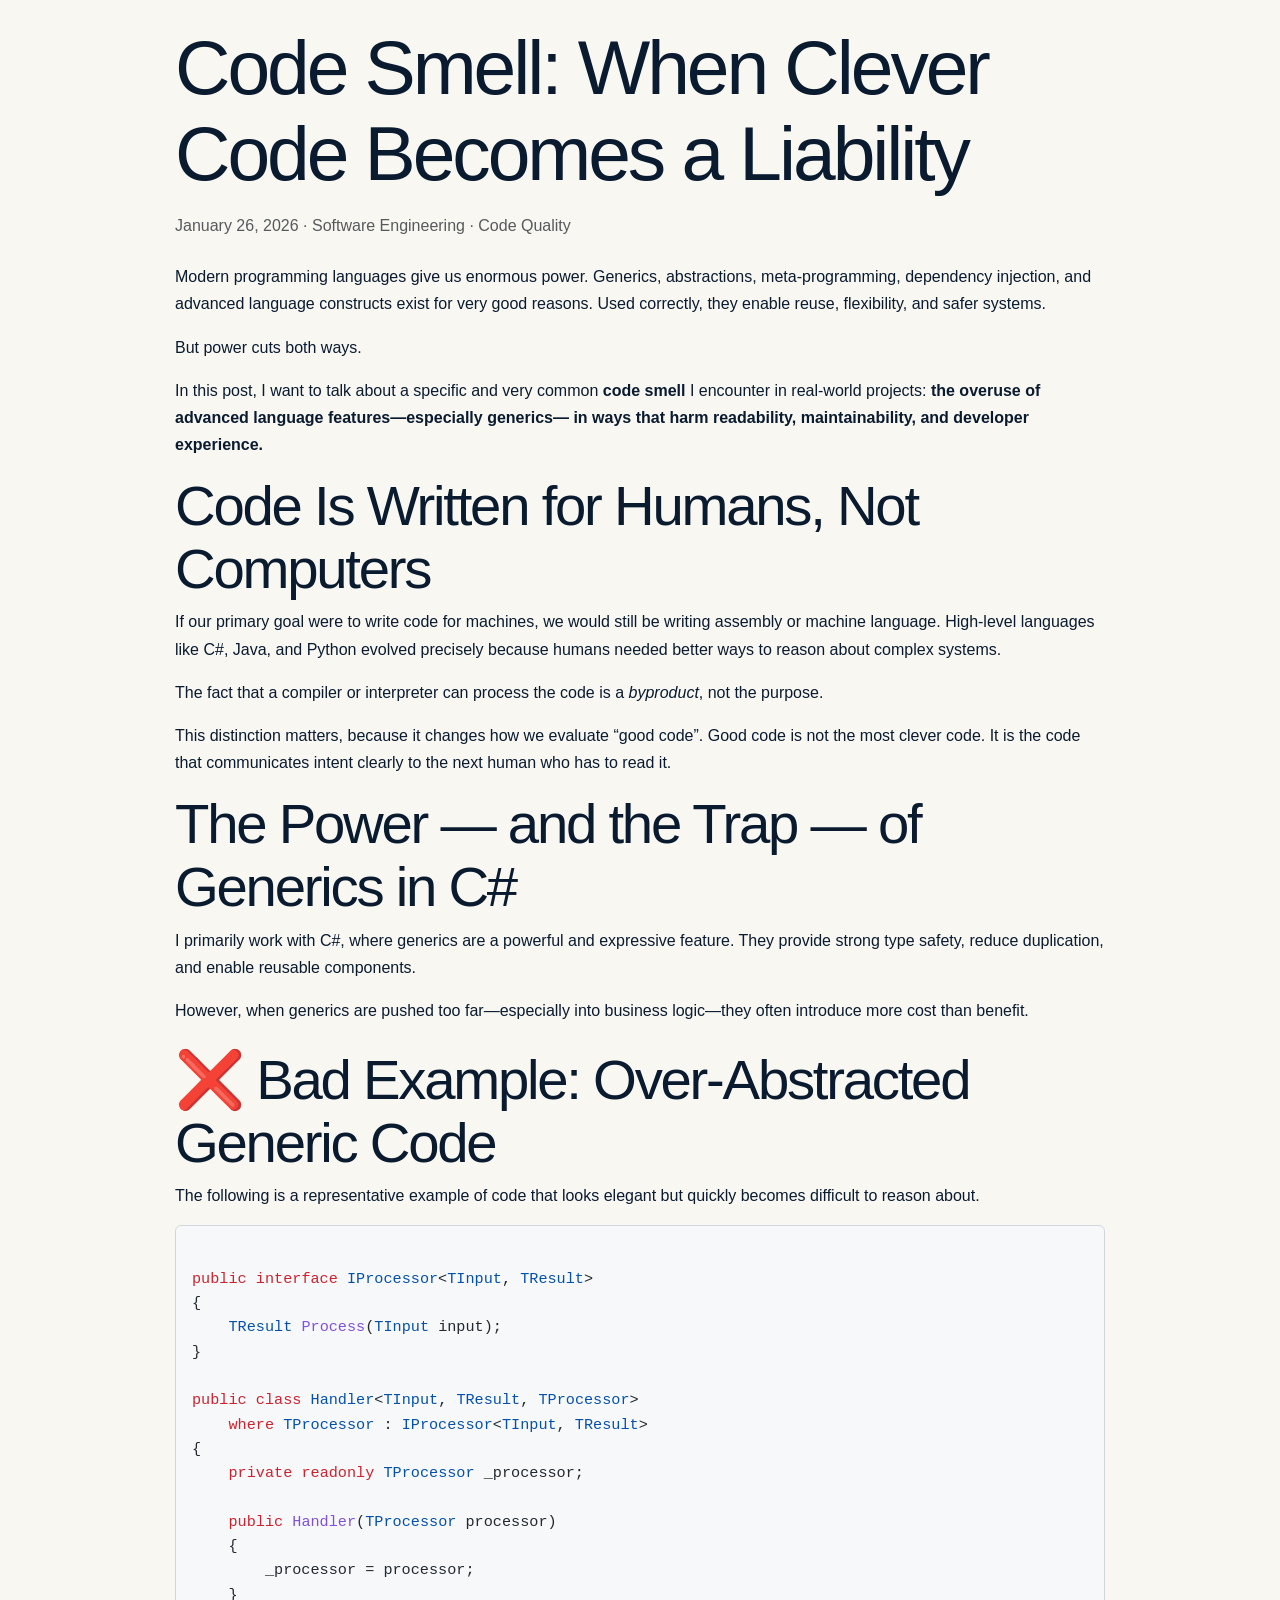
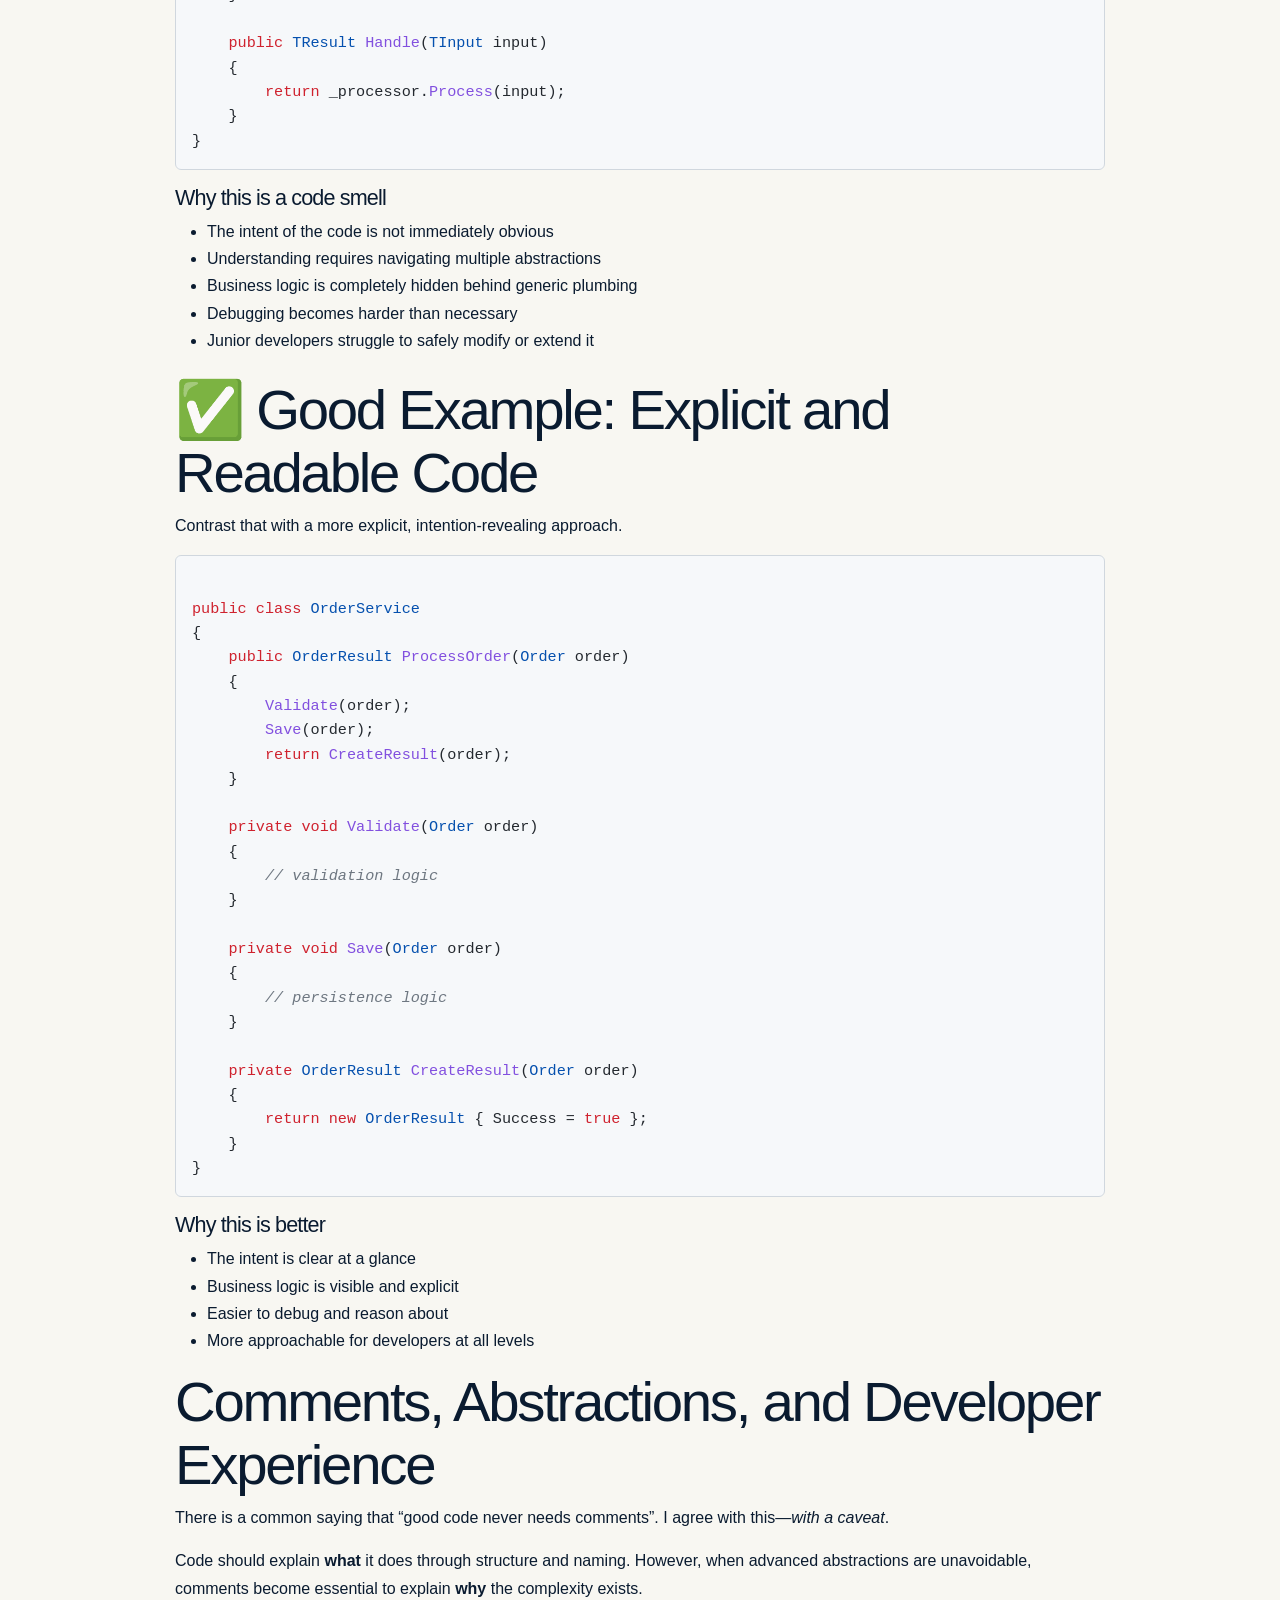
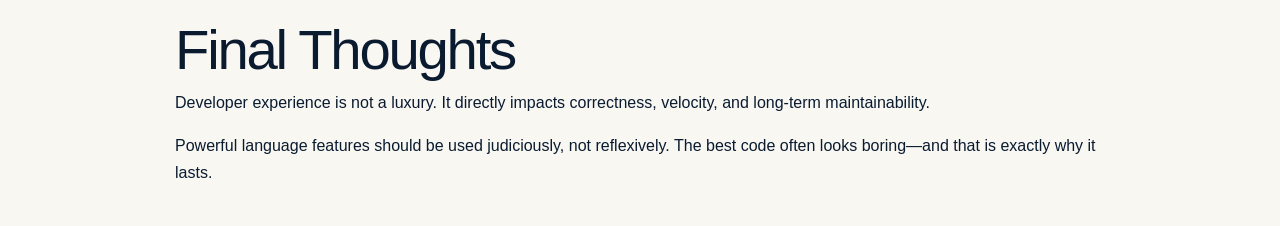
<file: posts/002-prev.html>
<!DOCTYPE html>
<html lang="en">
<head>
    <meta charset="UTF-8">
    <meta name="viewport" content="width=device-width, initial-scale=1">

    <title>Code Smell: When Clever Code Becomes a Liability</title>

    <!-- Bootstrap -->
    <link href="https://cdn.jsdelivr.net/npm/bootstrap@5.3.3/dist/css/bootstrap.min.css" rel="stylesheet">

    <!-- Site styles -->
    <link rel="stylesheet" href="../assets/css/style.css">

    <style>
        /* ---------- Code block styling (light gray, JSON-like) ---------- */
        .code-block {
            background: #f6f8fa;
            border: 1px solid #d0d7de;
            border-radius: 6px;
            padding: 1rem;
            overflow-x: auto;
            font-family: Consolas, Monaco, "Courier New", monospace;
            font-size: 0.95rem;
            line-height: 1.6;
            color: #24292f;
        }

        .code-block .kw { color: #cf222e; font-weight: 500; }
        .code-block .type { color: #0550ae; }
        .code-block .fn { color: #8250df; }
        .code-block .cm { color: #6e7781; font-style: italic; }
    </style>
</head>

<body>
<div class="container-lg main-container py-4">

    <!-- Header -->
    <div id="site-header"></div>

    <article class="col-lg-10 mx-auto">

        <h1 class="mb-3">Code Smell: When Clever Code Becomes a Liability</h1>

        <p class="text-muted mb-4">
            January 26, 2026 · Software Engineering · Code Quality
        </p>

        <p>
            Modern programming languages give us enormous power. Generics, abstractions,
            meta-programming, dependency injection, and advanced language constructs
            exist for very good reasons. Used correctly, they enable reuse, flexibility,
            and safer systems.
        </p>

        <p>
            But power cuts both ways.
        </p>

        <p>
            In this post, I want to talk about a specific and very common
            <strong>code smell</strong> I encounter in real-world projects:
            <strong>the overuse of advanced language features—especially generics—
            in ways that harm readability, maintainability, and developer experience.</strong>
        </p>

        <h2>Code Is Written for Humans, Not Computers</h2>

        <p>
            If our primary goal were to write code for machines, we would still be writing
            assembly or machine language. High-level languages like C#, Java, and Python
            evolved precisely because humans needed better ways to reason about complex systems.
        </p>

        <p>
            The fact that a compiler or interpreter can process the code is a
            <em>byproduct</em>, not the purpose.
        </p>

        <p>
            This distinction matters, because it changes how we evaluate “good code”.
            Good code is not the most clever code. It is the code that communicates intent
            clearly to the next human who has to read it.
        </p>

        <h2>The Power — and the Trap — of Generics in C#</h2>

        <p>
            I primarily work with C#, where generics are a powerful and expressive feature.
            They provide strong type safety, reduce duplication, and enable reusable components.
        </p>

        <p>
            However, when generics are pushed too far—especially into business logic—they
            often introduce more cost than benefit.
        </p>

        <h2 class="mt-4">❌ Bad Example: Over-Abstracted Generic Code</h2>

        <p>
            The following is a representative example of code that looks elegant
            but quickly becomes difficult to reason about.
        </p>

        <pre class="code-block"><code>
<span class="kw">public</span> <span class="kw">interface</span> <span class="type">IProcessor</span>&lt;<span class="type">TInput</span>, <span class="type">TResult</span>&gt;
{
    <span class="type">TResult</span> <span class="fn">Process</span>(<span class="type">TInput</span> input);
}

<span class="kw">public</span> <span class="kw">class</span> <span class="type">Handler</span>&lt;<span class="type">TInput</span>, <span class="type">TResult</span>, <span class="type">TProcessor</span>&gt;
    <span class="kw">where</span> <span class="type">TProcessor</span> : <span class="type">IProcessor</span>&lt;<span class="type">TInput</span>, <span class="type">TResult</span>&gt;
{
    <span class="kw">private</span> <span class="kw">readonly</span> <span class="type">TProcessor</span> _processor;

    <span class="kw">public</span> <span class="fn">Handler</span>(<span class="type">TProcessor</span> processor)
    {
        _processor = processor;
    }

    <span class="kw">public</span> <span class="type">TResult</span> <span class="fn">Handle</span>(<span class="type">TInput</span> input)
    {
        <span class="kw">return</span> _processor.<span class="fn">Process</span>(input);
    }
}
</code></pre>

        <h3>Why this is a code smell</h3>
        <ul>
            <li>The intent of the code is not immediately obvious</li>
            <li>Understanding requires navigating multiple abstractions</li>
            <li>Business logic is completely hidden behind generic plumbing</li>
            <li>Debugging becomes harder than necessary</li>
            <li>Junior developers struggle to safely modify or extend it</li>
        </ul>

        <h2 class="mt-4">✅ Good Example: Explicit and Readable Code</h2>

        <p>
            Contrast that with a more explicit, intention-revealing approach.
        </p>

        <pre class="code-block"><code>
<span class="kw">public</span> <span class="kw">class</span> <span class="type">OrderService</span>
{
    <span class="kw">public</span> <span class="type">OrderResult</span> <span class="fn">ProcessOrder</span>(<span class="type">Order</span> order)
    {
        <span class="fn">Validate</span>(order);
        <span class="fn">Save</span>(order);
        <span class="kw">return</span> <span class="fn">CreateResult</span>(order);
    }

    <span class="kw">private</span> <span class="kw">void</span> <span class="fn">Validate</span>(<span class="type">Order</span> order)
    {
        <span class="cm">// validation logic</span>
    }

    <span class="kw">private</span> <span class="kw">void</span> <span class="fn">Save</span>(<span class="type">Order</span> order)
    {
        <span class="cm">// persistence logic</span>
    }

    <span class="kw">private</span> <span class="type">OrderResult</span> <span class="fn">CreateResult</span>(<span class="type">Order</span> order)
    {
        <span class="kw">return</span> <span class="kw">new</span> <span class="type">OrderResult</span> { Success = <span class="kw">true</span> };
    }
}
</code></pre>

        <h3>Why this is better</h3>
        <ul>
            <li>The intent is clear at a glance</li>
            <li>Business logic is visible and explicit</li>
            <li>Easier to debug and reason about</li>
            <li>More approachable for developers at all levels</li>
        </ul>

        <h2>Comments, Abstractions, and Developer Experience</h2>

        <p>
            There is a common saying that “good code never needs comments”.
            I agree with this—<em>with a caveat</em>.
        </p>

        <p>
            Code should explain <strong>what</strong> it does through structure and naming.
            However, when advanced abstractions are unavoidable, comments become essential
            to explain <strong>why</strong> the complexity exists.
        </p>

        <h2>Final Thoughts</h2>

        <p>
            Developer experience is not a luxury. It directly impacts correctness,
            velocity, and long-term maintainability.
        </p>

        <p>
            Powerful language features should be used judiciously, not reflexively.
            The best code often looks boring—and that is exactly why it lasts.
        </p>

    </article>
</div>

<script src="https://code.jquery.com/jquery-3.7.1.min.js"></script>
<script src="/assets/js/site.js"></script>
</body>
</html>
</file>
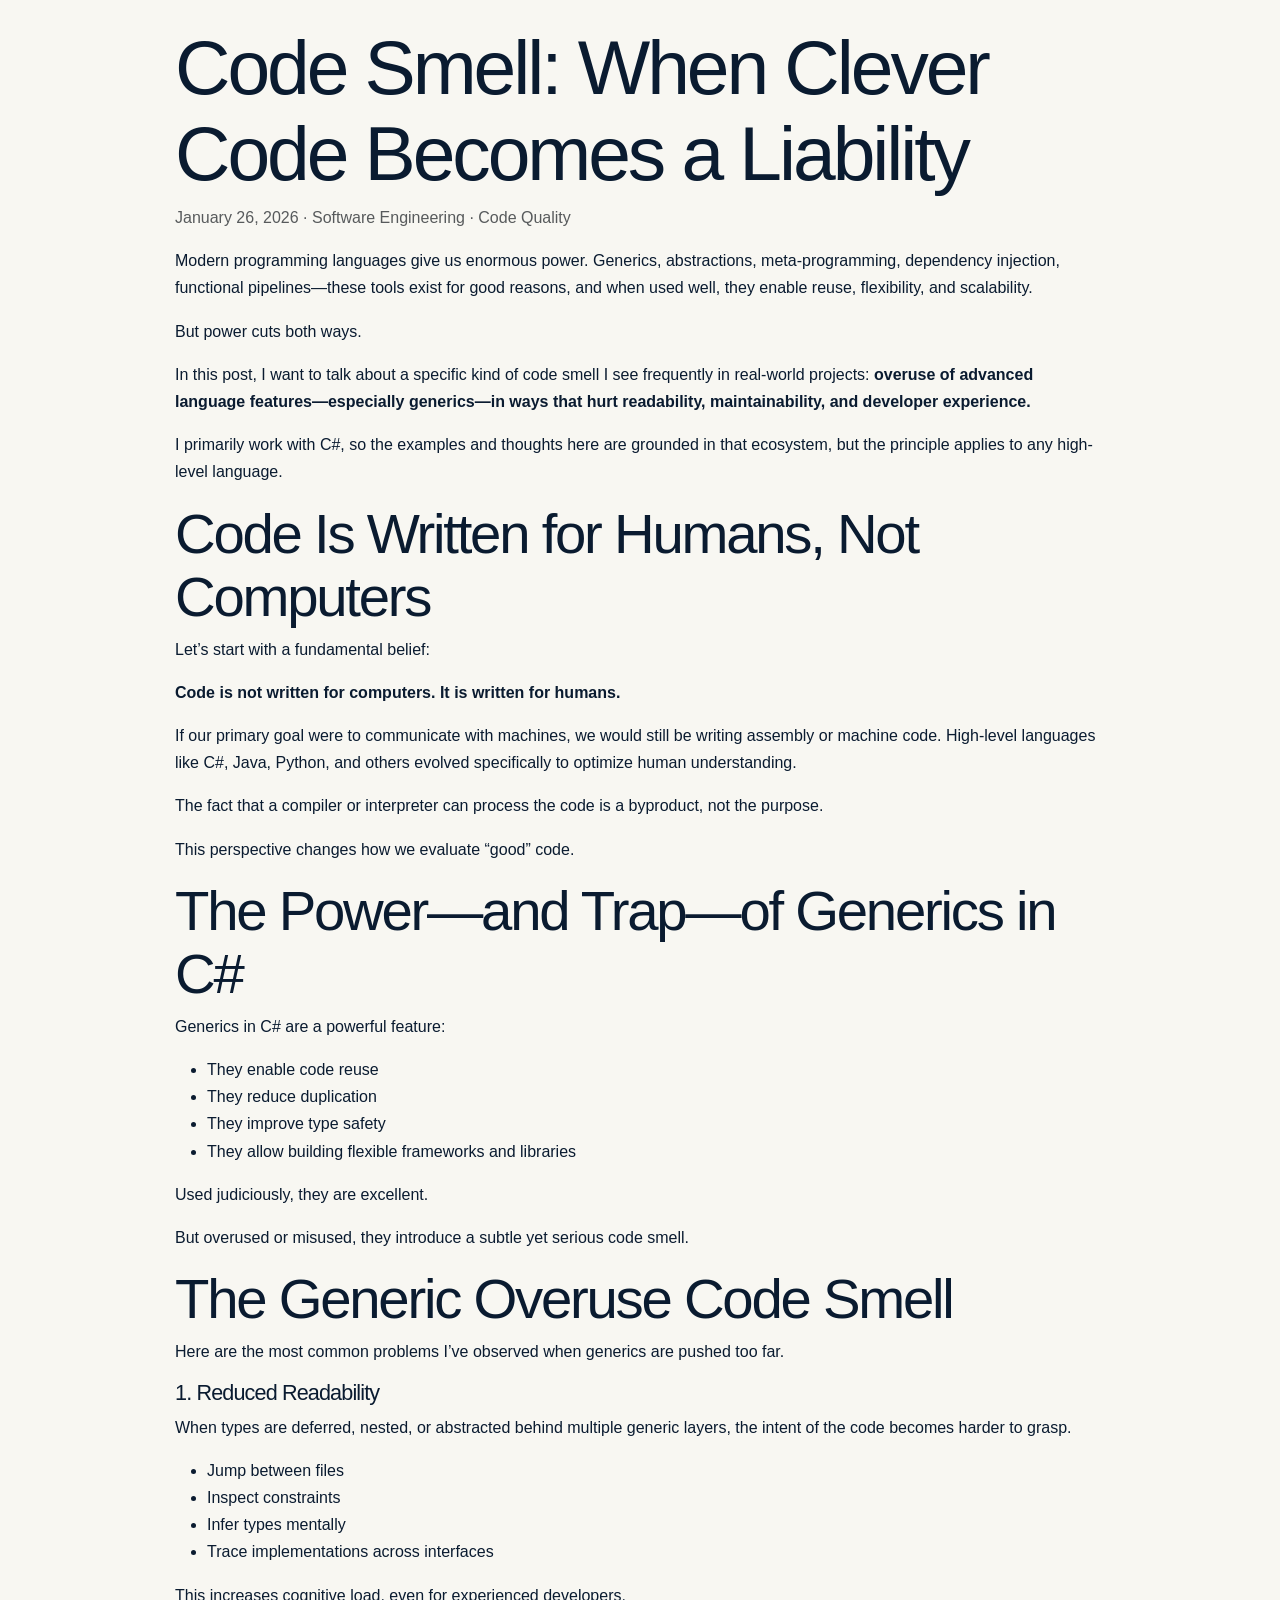
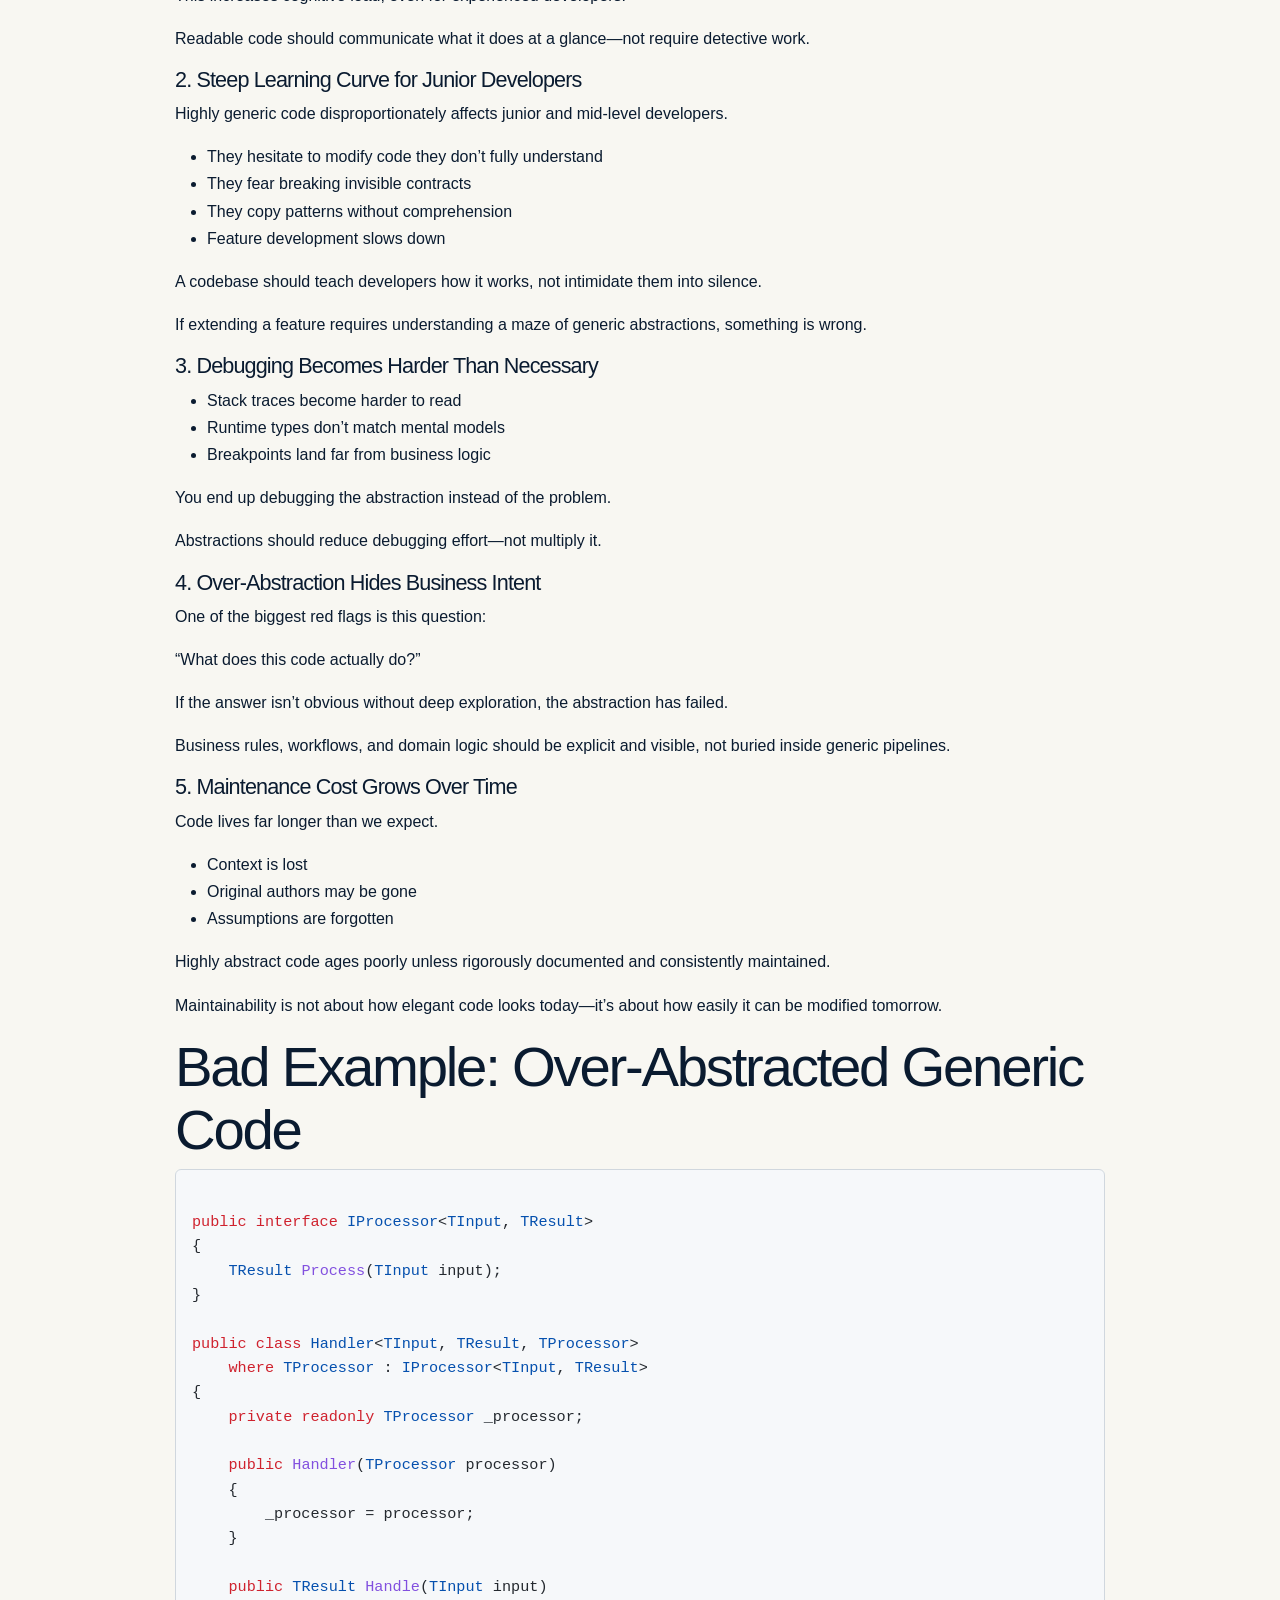
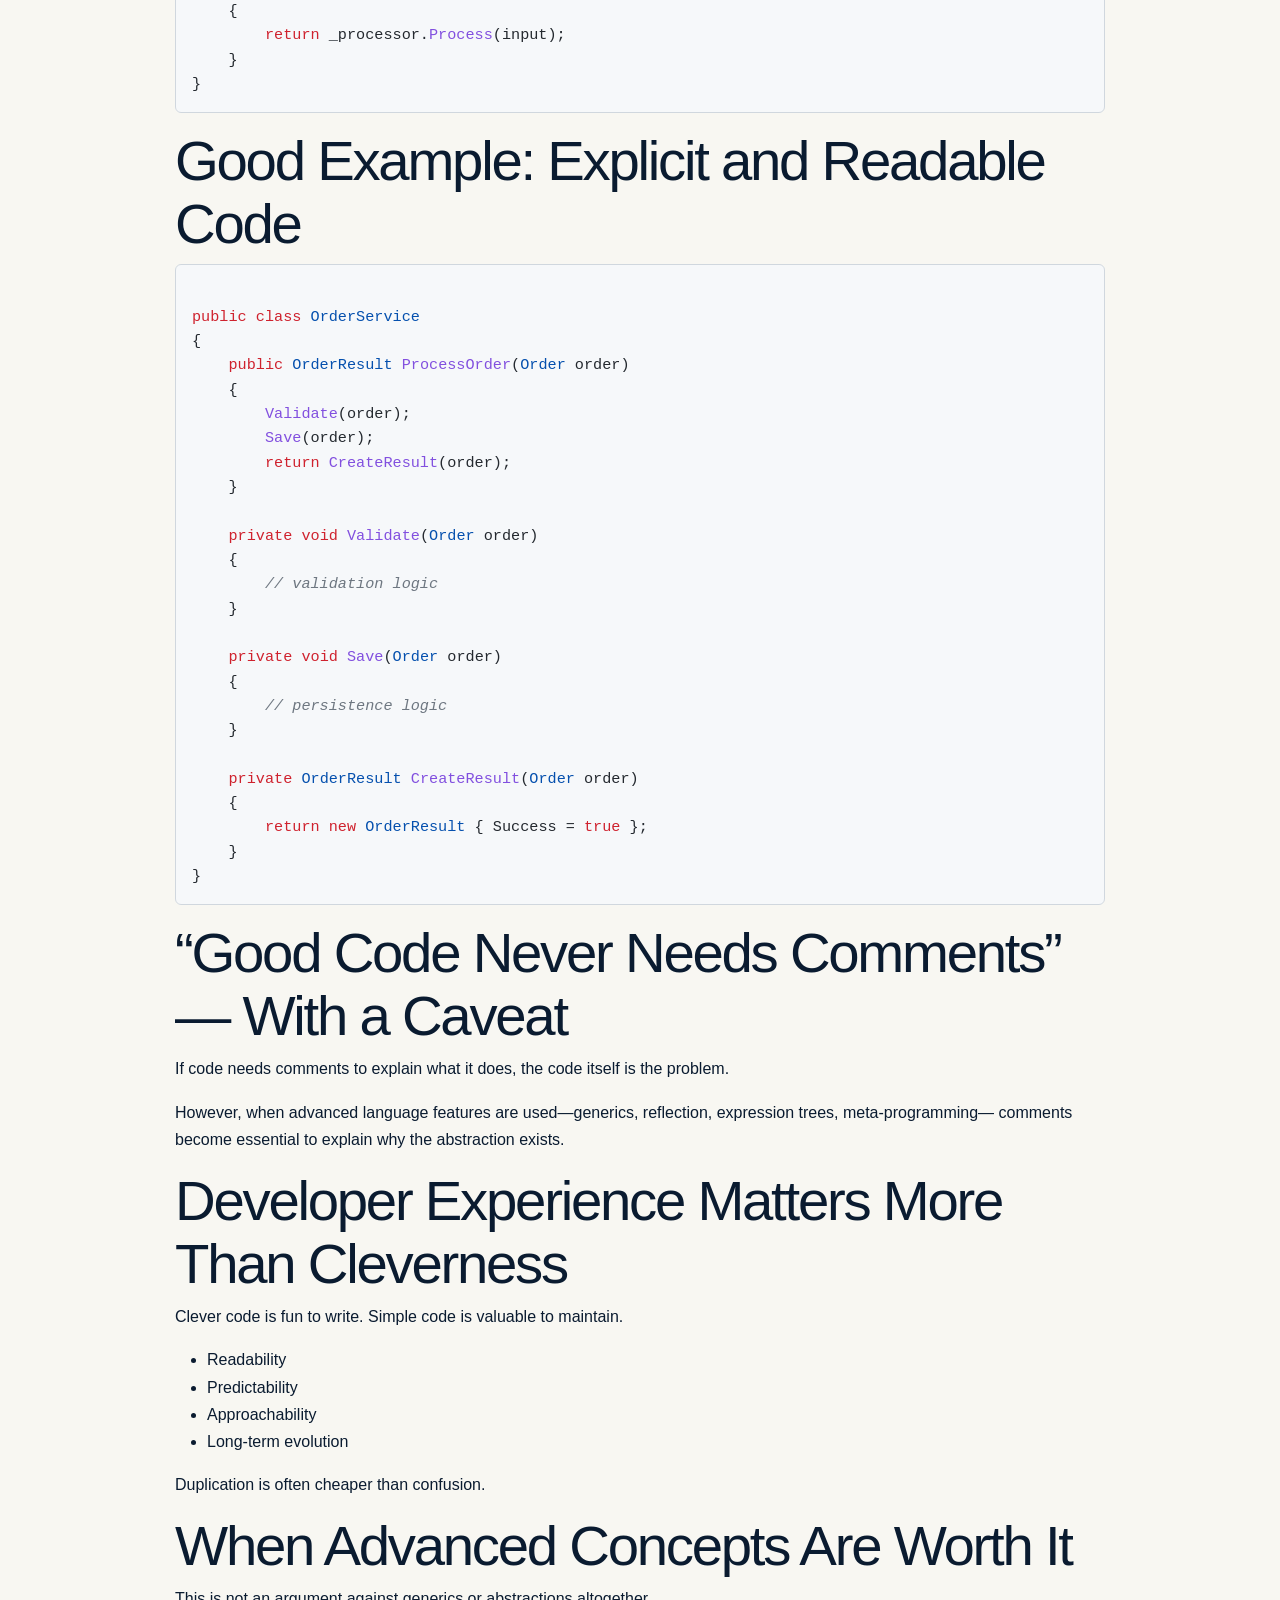
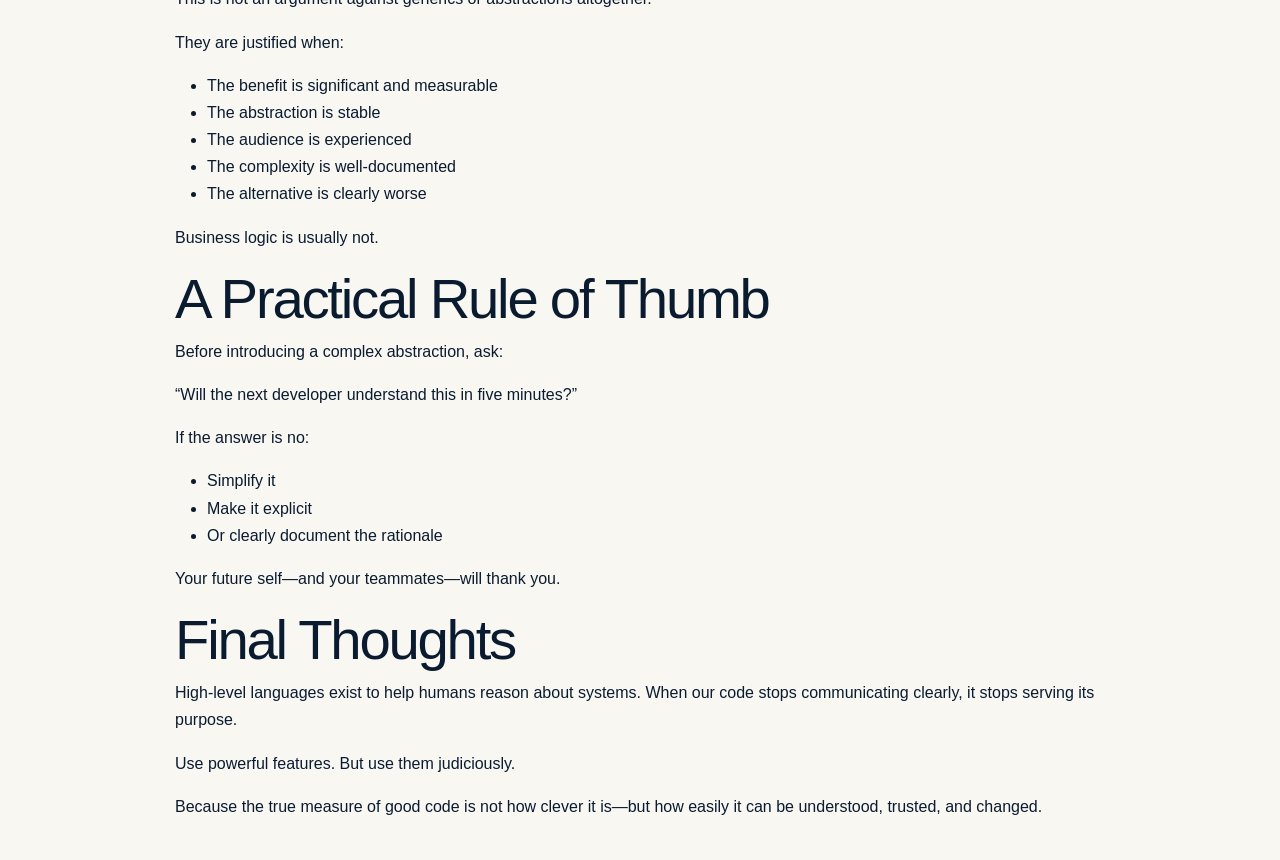
<file: posts/002.html>
<!DOCTYPE html>
<html lang="en">
<head>
<meta charset="UTF-8">
<meta name="viewport" content="width=device-width, initial-scale=1">
<title>Code Smell: When Clever Code Becomes a Liability</title>

<link href="https://cdn.jsdelivr.net/npm/bootstrap@5.3.3/dist/css/bootstrap.min.css" rel="stylesheet">
<link rel="stylesheet" href="../assets/css/style.css">

<style>
/* Light gray, readable code blocks (no JS, no libs) */
.code-block {
    background: #f6f8fa;
    border: 1px solid #d0d7de;
    border-radius: 6px;
    padding: 1rem;
    overflow-x: auto;
    font-family: Consolas, Monaco, "Courier New", monospace;
    font-size: 0.95rem;
    line-height: 1.6;
    color: #24292f;
}
.code-block .kw { color: #cf222e; font-weight: 500; }
.code-block .type { color: #0550ae; }
.code-block .fn { color: #8250df; }
.code-block .cm { color: #6e7781; font-style: italic; }
</style>
</head>

<body>
<div class="container-lg main-container py-4">
<div id="site-header"></div>

<article class="col-lg-10 mx-auto">

<h1>Code Smell: When Clever Code Becomes a Liability</h1>

<p class="text-muted">January 26, 2026 · Software Engineering · Code Quality</p>

<p>Modern programming languages give us enormous power.
Generics, abstractions, meta-programming, dependency injection, functional pipelines—these tools exist for good reasons, and when used well, they enable reuse, flexibility, and scalability.</p>

<p>But power cuts both ways.</p>

<p>In this post, I want to talk about a specific kind of code smell I see frequently in real-world projects:
<strong>overuse of advanced language features—especially generics—in ways that hurt readability, maintainability, and developer experience.</strong></p>

<p>I primarily work with C#, so the examples and thoughts here are grounded in that ecosystem, but the principle applies to any high-level language.</p>

<h2>Code Is Written for Humans, Not Computers</h2>

<p>Let’s start with a fundamental belief:</p>

<p><strong>Code is not written for computers. It is written for humans.</strong></p>

<p>If our primary goal were to communicate with machines, we would still be writing assembly or machine code.
High-level languages like C#, Java, Python, and others evolved specifically to optimize human understanding.</p>

<p>The fact that a compiler or interpreter can process the code is a byproduct, not the purpose.</p>

<p>This perspective changes how we evaluate “good” code.</p>

<h2>The Power—and Trap—of Generics in C#</h2>

<p>Generics in C# are a powerful feature:</p>

<ul>
<li>They enable code reuse</li>
<li>They reduce duplication</li>
<li>They improve type safety</li>
<li>They allow building flexible frameworks and libraries</li>
</ul>

<p>Used judiciously, they are excellent.</p>

<p>But overused or misused, they introduce a subtle yet serious code smell.</p>

<h2>The Generic Overuse Code Smell</h2>

<p>Here are the most common problems I’ve observed when generics are pushed too far.</p>

<h3>1. Reduced Readability</h3>

<p>When types are deferred, nested, or abstracted behind multiple generic layers, the intent of the code becomes harder to grasp.</p>

<ul>
<li>Jump between files</li>
<li>Inspect constraints</li>
<li>Infer types mentally</li>
<li>Trace implementations across interfaces</li>
</ul>

<p>This increases cognitive load, even for experienced developers.</p>

<p>Readable code should communicate what it does at a glance—not require detective work.</p>

<h3>2. Steep Learning Curve for Junior Developers</h3>

<p>Highly generic code disproportionately affects junior and mid-level developers.</p>

<ul>
<li>They hesitate to modify code they don’t fully understand</li>
<li>They fear breaking invisible contracts</li>
<li>They copy patterns without comprehension</li>
<li>Feature development slows down</li>
</ul>

<p>A codebase should teach developers how it works, not intimidate them into silence.</p>

<p>If extending a feature requires understanding a maze of generic abstractions, something is wrong.</p>

<h3>3. Debugging Becomes Harder Than Necessary</h3>

<ul>
<li>Stack traces become harder to read</li>
<li>Runtime types don’t match mental models</li>
<li>Breakpoints land far from business logic</li>
</ul>

<p>You end up debugging the abstraction instead of the problem.</p>

<p>Abstractions should reduce debugging effort—not multiply it.</p>

<h3>4. Over-Abstraction Hides Business Intent</h3>

<p>One of the biggest red flags is this question:</p>

<blockquote>“What does this code actually do?”</blockquote>

<p>If the answer isn’t obvious without deep exploration, the abstraction has failed.</p>

<p>Business rules, workflows, and domain logic should be explicit and visible, not buried inside generic pipelines.</p>

<h3>5. Maintenance Cost Grows Over Time</h3>

<p>Code lives far longer than we expect.</p>

<ul>
<li>Context is lost</li>
<li>Original authors may be gone</li>
<li>Assumptions are forgotten</li>
</ul>

<p>Highly abstract code ages poorly unless rigorously documented and consistently maintained.</p>

<p>Maintainability is not about how elegant code looks today—it’s about how easily it can be modified tomorrow.</p>

<h2>Bad Example: Over-Abstracted Generic Code</h2>

<pre class="code-block"><code>
<span class="kw">public</span> <span class="kw">interface</span> <span class="type">IProcessor</span>&lt;<span class="type">TInput</span>, <span class="type">TResult</span>&gt;
{
    <span class="type">TResult</span> <span class="fn">Process</span>(<span class="type">TInput</span> input);
}

<span class="kw">public</span> <span class="kw">class</span> <span class="type">Handler</span>&lt;<span class="type">TInput</span>, <span class="type">TResult</span>, <span class="type">TProcessor</span>&gt;
    <span class="kw">where</span> <span class="type">TProcessor</span> : <span class="type">IProcessor</span>&lt;<span class="type">TInput</span>, <span class="type">TResult</span>&gt;
{
    <span class="kw">private</span> <span class="kw">readonly</span> <span class="type">TProcessor</span> _processor;

    <span class="kw">public</span> <span class="fn">Handler</span>(<span class="type">TProcessor</span> processor)
    {
        _processor = processor;
    }

    <span class="kw">public</span> <span class="type">TResult</span> <span class="fn">Handle</span>(<span class="type">TInput</span> input)
    {
        <span class="kw">return</span> _processor.<span class="fn">Process</span>(input);
    }
}
</code></pre>

<h2>Good Example: Explicit and Readable Code</h2>

<pre class="code-block"><code>
<span class="kw">public</span> <span class="kw">class</span> <span class="type">OrderService</span>
{
    <span class="kw">public</span> <span class="type">OrderResult</span> <span class="fn">ProcessOrder</span>(<span class="type">Order</span> order)
    {
        <span class="fn">Validate</span>(order);
        <span class="fn">Save</span>(order);
        <span class="kw">return</span> <span class="fn">CreateResult</span>(order);
    }

    <span class="kw">private</span> <span class="kw">void</span> <span class="fn">Validate</span>(<span class="type">Order</span> order)
    {
        <span class="cm">// validation logic</span>
    }

    <span class="kw">private</span> <span class="kw">void</span> <span class="fn">Save</span>(<span class="type">Order</span> order)
    {
        <span class="cm">// persistence logic</span>
    }

    <span class="kw">private</span> <span class="type">OrderResult</span> <span class="fn">CreateResult</span>(<span class="type">Order</span> order)
    {
        <span class="kw">return</span> <span class="kw">new</span> <span class="type">OrderResult</span> { Success = <span class="kw">true</span> };
    }
}
</code></pre>

<h2>“Good Code Never Needs Comments” — With a Caveat</h2>

<p>If code needs comments to explain what it does, the code itself is the problem.</p>

<p>However, when advanced language features are used—generics, reflection, expression trees, meta-programming—
comments become essential to explain why the abstraction exists.</p>

<h2>Developer Experience Matters More Than Cleverness</h2>

<p>Clever code is fun to write.
Simple code is valuable to maintain.</p>

<ul>
<li>Readability</li>
<li>Predictability</li>
<li>Approachability</li>
<li>Long-term evolution</li>
</ul>

<p>Duplication is often cheaper than confusion.</p>

<h2>When Advanced Concepts Are Worth It</h2>

<p>This is not an argument against generics or abstractions altogether.</p>

<p>They are justified when:</p>

<ul>
<li>The benefit is significant and measurable</li>
<li>The abstraction is stable</li>
<li>The audience is experienced</li>
<li>The complexity is well-documented</li>
<li>The alternative is clearly worse</li>
</ul>

<p>Business logic is usually not.</p>

<h2>A Practical Rule of Thumb</h2>

<p>Before introducing a complex abstraction, ask:</p>

<blockquote>“Will the next developer understand this in five minutes?”</blockquote>

<p>If the answer is no:</p>

<ul>
<li>Simplify it</li>
<li>Make it explicit</li>
<li>Or clearly document the rationale</li>
</ul>

<p>Your future self—and your teammates—will thank you.</p>

<h2>Final Thoughts</h2>

<p>High-level languages exist to help humans reason about systems.
When our code stops communicating clearly, it stops serving its purpose.</p>

<p>Use powerful features.
But use them judiciously.</p>

<p>Because the true measure of good code is not how clever it is—but how easily it can be understood, trusted, and changed.</p>

</article>
</div>

<script src="https://code.jquery.com/jquery-3.7.1.min.js"></script>
<script src="/assets/js/site.js"></script>
</body>
</html>
</file>
<file: assets/css/style.css>
:root {
  --ink: #0a1b30; --ink-soft: #42536a; --navy: #081a31; --navy-2: #102844;
  --paper: #f8f7f2; --white: #fff; --line: #d8dee6; --blue: #2166f3;
  --cyan: #43d7d0; --lime: #c6f36a; --tint: #eaf1fb;
  --mono: "DM Mono", Consolas, monospace; --sans: "Manrope", "Segoe UI", sans-serif;
  --shadow: 0 24px 70px rgba(8,26,49,.12); --radius-lg: 28px; --container: 1180px;
}
*,*::before,*::after{box-sizing:border-box} html{scroll-behavior:smooth}
body{margin:0;color:var(--ink);background:var(--paper);font-family:var(--sans);font-size:16px;line-height:1.7}
body::before{content:"";position:fixed;inset:0;z-index:-1;pointer-events:none;opacity:.32;background-image:radial-gradient(rgba(8,26,49,.13) .55px,transparent .55px);background-size:6px 6px}
img{display:block;max-width:100%} a{color:inherit} p{margin-top:0}
h1,h2,h3,h4{margin-top:0;line-height:1.12;letter-spacing:-.04em} h1{font-size:clamp(2.75rem,6vw,5.7rem)} h2{font-size:clamp(2.1rem,4.4vw,4rem)} h3{font-size:1.35rem}
section[id]{scroll-margin-top:90px}.container{width:min(calc(100% - 40px),var(--container));margin-inline:auto}.section-pad{padding:110px 0}
.skip-link{position:fixed;top:12px;left:12px;z-index:1000;transform:translateY(-140%);padding:.75rem 1rem;border-radius:8px;color:var(--white);background:var(--blue)}.skip-link:focus{transform:translateY(0)}
:focus-visible{outline:3px solid var(--cyan);outline-offset:4px}
.site-header{position:sticky;top:0;z-index:50;border-bottom:1px solid rgba(8,26,49,.1);background:rgba(248,247,242,.9);backdrop-filter:blur(18px)}
.header-inner{min-height:78px;display:flex;align-items:center;justify-content:space-between;gap:28px}
.brand{display:inline-flex;align-items:center;gap:12px;font-size:.98rem;font-weight:800;text-decoration:none;letter-spacing:-.025em}
.brand-mark{width:43px;height:43px;display:inline-grid;place-items:center;border-radius:13px;color:var(--white);background:var(--navy);font-family:var(--mono);font-size:.78rem;box-shadow:5px 5px 0 var(--cyan)}
.main-nav,.footer-nav{display:flex;align-items:center;gap:28px}.main-nav a,.footer-nav a{font-size:.88rem;font-weight:700;text-decoration:none}
.main-nav a:hover,.footer-nav a:hover,.text-link:hover,.profile-links a:hover{color:var(--blue)}
.main-nav .nav-cta{padding:.65rem 1rem;border-radius:999px;color:var(--white);background:var(--navy)}.main-nav .nav-cta:hover{color:var(--navy);background:var(--cyan)}
.hero{padding-top:90px;overflow:hidden}.hero-grid{display:grid;grid-template-columns:minmax(0,1.48fr) minmax(320px,.72fr);align-items:center;gap:clamp(50px,8vw,110px)}
.eyebrow{margin-bottom:20px;color:var(--blue);font-family:var(--mono);font-size:.78rem;font-weight:500;letter-spacing:.08em;text-transform:uppercase}
.status-dot{width:9px;height:9px;display:inline-block;margin-right:8px;border-radius:50%;background:#25a75a;box-shadow:0 0 0 5px rgba(37,167,90,.12)}
.hero h1{max-width:900px;margin-bottom:28px}.hero-lede{max-width:720px;margin-bottom:34px;color:var(--ink-soft);font-size:clamp(1.05rem,1.7vw,1.28rem)}
.hero-actions{display:flex;flex-wrap:wrap;gap:12px;margin-bottom:28px}.button{min-height:52px;display:inline-flex;align-items:center;justify-content:center;gap:10px;padding:.82rem 1.25rem;border:1px solid transparent;border-radius:999px;font-size:.9rem;font-weight:800;text-decoration:none;transition:transform .2s ease,background-color .2s ease,color .2s ease}.button:hover{transform:translateY(-2px)}
.button-primary{color:var(--white);background:var(--blue);box-shadow:0 12px 30px rgba(33,102,243,.25)}.button-secondary{border-color:var(--line);background:rgba(255,255,255,.7)}
.profile-links{display:flex;flex-wrap:wrap;gap:22px}.profile-links a,.text-link{color:var(--ink);font-family:var(--mono);font-size:.78rem;font-weight:500;text-decoration:none}
.hero-profile{position:relative}.hero-profile::before{content:"";position:absolute;width:220px;height:220px;top:-55px;right:-45px;border-radius:50%;background:var(--lime);z-index:-1}
.portrait-wrap{position:relative;padding:14px;border:1px solid var(--line);border-radius:32px;background:var(--white);box-shadow:var(--shadow);transform:rotate(1.7deg)}
.portrait{width:100%;height:390px;border-radius:22px;object-fit:cover;object-position:center 26%;filter:saturate(.82) contrast(1.03)}
.portrait-tag{position:absolute;bottom:26px;left:-20px;padding:.65rem .85rem;border-radius:8px;color:var(--white);background:var(--navy);font-family:var(--mono);font-size:.7rem;transform:rotate(-3deg)}
.quick-facts{margin:28px 0 0;display:grid;border-top:1px solid var(--line)}.quick-facts div{display:grid;grid-template-columns:95px 1fr;gap:12px;align-items:center;padding:15px 0;border-bottom:1px solid var(--line)}
.quick-facts dt{font-family:var(--mono);font-size:.88rem;font-weight:500}.quick-facts dd{margin:0;color:var(--ink-soft);font-size:.82rem;line-height:1.45}
.section-dark{color:var(--white);background:var(--navy)}.section-dark::selection{color:var(--navy);background:var(--cyan)}
.section-heading{display:grid;grid-template-columns:minmax(0,1.4fr) minmax(280px,.6fr);gap:70px;align-items:end;margin-bottom:56px}.section-heading h2{max-width:780px;margin-bottom:0}.section-heading>p{margin-bottom:5px;color:var(--ink-soft)}
.section-heading-light>p{color:#aebbd0}.section-heading-light .eyebrow{color:var(--cyan)}
.project-grid{display:grid;grid-template-columns:repeat(2,minmax(0,1fr));gap:18px}.project-card{min-height:480px;display:flex;flex-direction:column;padding:clamp(26px,4vw,44px);border:1px solid rgba(255,255,255,.12);border-radius:var(--radius-lg);background:var(--navy-2)}
.project-card.project-featured{min-height:540px}.project-card.accent-card{color:var(--navy);border-color:transparent;background:var(--cyan)}
.project-topline{display:flex;justify-content:space-between;align-items:center;gap:18px;margin-bottom:55px}.project-number{font-family:var(--mono);color:#8291a8}.accent-card .project-number{color:rgba(8,26,49,.55)}
.project-label{padding:.4rem .68rem;border:1px solid rgba(255,255,255,.18);border-radius:999px;color:#c4cede;font-family:var(--mono);font-size:.66rem;text-transform:uppercase;letter-spacing:.06em}.accent-card .project-label{color:var(--navy);border-color:rgba(8,26,49,.2)}
.project-card h3{max-width:520px;margin-bottom:20px;font-size:clamp(1.6rem,3vw,2.5rem)}.project-summary{color:#d8e1ed;font-size:1.02rem}.accent-card .project-summary{color:rgba(8,26,49,.8)}
.project-detail,.project-proof{margin-top:auto;padding-top:24px}.project-detail{border-top:1px solid rgba(255,255,255,.12)}.accent-card .project-detail{border-color:rgba(8,26,49,.16)}
.project-detail h4{margin-bottom:8px;color:var(--cyan);font-family:var(--mono);font-size:.7rem;text-transform:uppercase;letter-spacing:.08em}.accent-card .project-detail h4{color:var(--navy)}
.project-detail p,.project-proof{color:#aebbd0;font-size:.88rem}.accent-card .project-detail p{color:rgba(8,26,49,.72)}
.tag-list{display:flex;flex-wrap:wrap;gap:8px;margin:20px 0 0;padding:0;list-style:none}.tag-list li{padding:.35rem .6rem;border-radius:6px;color:#dce4ef;background:rgba(255,255,255,.07);font-family:var(--mono);font-size:.66rem}.accent-card .tag-list li{color:var(--navy);background:rgba(8,26,49,.09)}
.project-card .text-link{align-self:flex-start;margin-top:25px;color:var(--cyan)}
.experience-layout{display:grid;grid-template-columns:minmax(0,.8fr) minmax(0,1.2fr);gap:70px}.current-role{align-self:start;padding:35px;border-radius:var(--radius-lg);color:var(--white);background:var(--blue);box-shadow:var(--shadow)}
.role-meta{display:flex;justify-content:space-between;gap:15px;margin-bottom:48px;font-family:var(--mono);font-size:.68rem;text-transform:uppercase}.current-role h3{margin-bottom:5px;font-size:2rem}.role-company a{font-weight:700;text-decoration:none}.role-list{margin:26px 0 0;padding-left:1.2rem}.role-list li{margin:.65rem 0}
.career-path{border-top:1px solid var(--line)}.career-path article{display:grid;grid-template-columns:120px 1fr;gap:30px;padding:27px 0;border-bottom:1px solid var(--line)}.career-path article>span{color:var(--blue);font-family:var(--mono);font-size:.72rem;text-transform:uppercase}.career-path h3{margin-bottom:8px}.career-path p{margin:0;color:var(--ink-soft)}
.section-tint{background:var(--tint)}.expertise-grid{display:grid;grid-template-columns:repeat(4,1fr);gap:1px;border:1px solid #cfd9e8;border-radius:var(--radius-lg);overflow:hidden;background:#cfd9e8}.expertise-grid article{min-height:290px;padding:30px;background:var(--tint)}.expertise-index{display:block;margin-bottom:70px;color:var(--blue);font-family:var(--mono);font-size:.72rem}.expertise-grid p{color:var(--ink-soft);font-size:.9rem}
.writing-heading{align-items:center}.writing-heading .text-link{justify-self:end}.writing-grid{display:grid;grid-template-columns:repeat(3,1fr);border-top:1px solid var(--line);border-bottom:1px solid var(--line)}
.writing-card{min-height:320px;display:flex;flex-direction:column;padding:30px;border-right:1px solid var(--line);text-decoration:none;transition:background-color .2s ease,transform .2s ease}.writing-card:first-child{padding-left:0}.writing-card:last-child{border-right:0}.writing-card:hover{background:var(--white);transform:translateY(-5px)}.writing-card span{margin-bottom:55px;color:var(--blue);font-family:var(--mono);font-size:.68rem;text-transform:uppercase}.writing-card h3{font-size:1.5rem}.writing-card p{margin-top:auto;color:var(--ink-soft);font-size:.88rem}
.about-section{padding-top:40px}.about-grid{display:grid;grid-template-columns:1fr 1fr;gap:80px;padding-top:70px;border-top:1px solid var(--line)}.about-copy>p{color:var(--ink-soft);font-size:1.05rem}.credential-group{margin-top:28px}.credential-group h3{margin:0 0 10px;font-family:var(--mono);font-size:.72rem;letter-spacing:.12em;text-transform:uppercase;color:var(--blue)}.credential-list{margin:0;padding:0;list-style:none;border-top:1px solid var(--line)}.credential-list li{display:flex;justify-content:space-between;gap:20px;padding:14px 0;border-bottom:1px solid var(--line)}.credential-list strong{max-width:70%}.credential-list span{color:var(--ink-soft);font-size:.85rem;text-align:right}
.contact-section{padding:100px 0;color:var(--white);background:var(--blue)}.contact-inner{max-width:960px;text-align:center}.contact-inner .eyebrow{color:var(--white)}.contact-inner h2{margin-bottom:24px}.contact-inner>p:not(.eyebrow){max-width:680px;margin:0 auto 32px;color:rgba(255,255,255,.82)}.contact-actions{justify-content:center;margin:0}.button-light{color:var(--blue);background:var(--white)}.button-ghost-light{color:var(--white);border-color:rgba(255,255,255,.5)}
.site-footer{padding:55px 0;color:#b4c0d1;background:var(--navy)}.footer-inner{display:grid;grid-template-columns:1.2fr 1fr auto;gap:50px;align-items:end}.footer-brand{color:var(--white)}.footer-inner>div>p{margin:18px 0 0;font-size:.82rem}.footer-nav{justify-content:center;flex-wrap:wrap;gap:18px}.copyright{margin:0;font-family:var(--mono);font-size:.68rem;white-space:nowrap}
/* Blog and article pages */
.reading-shell{min-height:100vh}.reading-main{width:min(calc(100% - 40px),980px);margin:0 auto;padding:90px 0 120px}.blog-intro{max-width:800px;margin-bottom:65px}.blog-intro h1{font-size:clamp(2.6rem,6vw,5rem)}.blog-intro p{color:var(--ink-soft);font-size:1.08rem}.blog-stream{border-top:1px solid var(--line)}.blog-entry{display:grid;grid-template-columns:110px 1fr;gap:32px;padding:34px 0;border-bottom:1px solid var(--line)}.blog-entry-date{padding-top:7px;color:var(--blue);font-family:var(--mono);font-size:.7rem;text-transform:uppercase}.blog-entry h2{margin-bottom:12px;font-size:clamp(1.5rem,3vw,2.2rem)}.post-link{text-decoration:none}.post-link:hover{color:var(--blue)}.blog-entry p{margin:0;color:var(--ink-soft)}
.post-shell{width:min(calc(100% - 40px),860px);margin:70px auto 110px;padding:clamp(25px,5vw,65px);border:1px solid var(--line);border-radius:var(--radius-lg);background:var(--white);box-shadow:var(--shadow)}.article-meta{margin-bottom:18px;color:var(--blue);font-family:var(--mono);font-size:.72rem;text-transform:uppercase}.post-title{margin-bottom:40px;font-size:clamp(2.3rem,5vw,4.3rem)}.post-content h1:first-child{display:none}.post-content h2{margin:2.4rem 0 .9rem;font-size:1.9rem}.post-content h3{margin:2rem 0 .8rem}.post-content p,.post-content li{color:#34465d}.post-content a{color:var(--blue)}.post-content blockquote,.post-content .callout{margin:1.5rem 0;padding:1rem 1.2rem;border-left:4px solid var(--blue);border-radius:0 12px 12px 0;background:var(--tint)}.post-content figure{margin:2rem 0}.post-content figure img{width:100%;border:1px solid var(--line);border-radius:12px}.post-content figcaption{margin-top:8px;color:var(--ink-soft);font-size:.8rem;text-align:center}.post-content table{width:100%;margin:1.5rem 0;border-collapse:collapse;font-size:.86rem}.post-content th,.post-content td{padding:.75rem;border:1px solid var(--line);vertical-align:top}.post-content th{color:var(--white);background:var(--navy)}.post-content tr:nth-child(even) td{background:var(--tint)}.post-content pre,.post-content .code-block{padding:1rem;overflow-x:auto;border:1px solid var(--line);border-radius:12px;background:#edf2f8;font-family:var(--mono);font-size:.84rem}.post-content code{font-family:var(--mono);font-size:.88em}.reading-list{padding-left:0;list-style:none}.reading-list li{padding:.65rem 0;border-bottom:1px solid var(--line)}
@media(max-width:980px){.section-pad{padding:82px 0}.hero-grid,.experience-layout,.about-grid{grid-template-columns:1fr}.hero-profile{max-width:500px}.section-heading{grid-template-columns:1fr;gap:20px}.expertise-grid{grid-template-columns:repeat(2,1fr)}.footer-inner{grid-template-columns:1fr;align-items:start}.footer-nav{justify-content:flex-start}}
@media(max-width:720px){body{font-size:15px}.container{width:min(calc(100% - 28px),var(--container))}.site-header{position:static}.header-inner{min-height:auto;padding:18px 0;align-items:flex-start}.brand>span:last-child{display:none}.main-nav{justify-content:flex-end;gap:13px;flex-wrap:wrap}.main-nav a{font-size:.72rem}.main-nav a[href="#experience"]{display:none}.main-nav .nav-cta{padding:.5rem .72rem}.hero{padding-top:55px}.hero h1{font-size:clamp(2.65rem,13vw,4rem)}.hero-grid{gap:60px}.portrait{height:330px}.hero-actions .button{width:100%}.profile-links{gap:14px}.project-grid,.writing-grid,.expertise-grid{grid-template-columns:1fr}.project-card,.project-card.project-featured{min-height:480px}.project-topline{margin-bottom:40px}.expertise-grid article{min-height:220px}.expertise-index{margin-bottom:45px}.writing-grid{border-bottom:0}.writing-card,.writing-card:first-child{min-height:245px;padding:28px 0;border-right:0;border-bottom:1px solid var(--line)}.writing-card span{margin-bottom:35px}.writing-heading .text-link{justify-self:start}.career-path article{grid-template-columns:90px 1fr;gap:15px}.about-grid{gap:35px}.credential-list li{align-items:flex-start;flex-direction:column;gap:2px}.contact-section{padding:75px 0}.blog-entry{grid-template-columns:1fr;gap:8px}.post-shell{width:min(calc(100% - 24px),860px);margin-top:30px}.post-content table{display:block;overflow-x:auto}}
@media(prefers-reduced-motion:reduce){html{scroll-behavior:auto}*,*::before,*::after{transition-duration:.01ms!important;animation-duration:.01ms!important;animation-iteration-count:1!important}}
.post-content h1.post-title:first-child{display:block}
@media(max-width:720px){.main-nav a[href*="#experience"]{display:none}}
</file>
